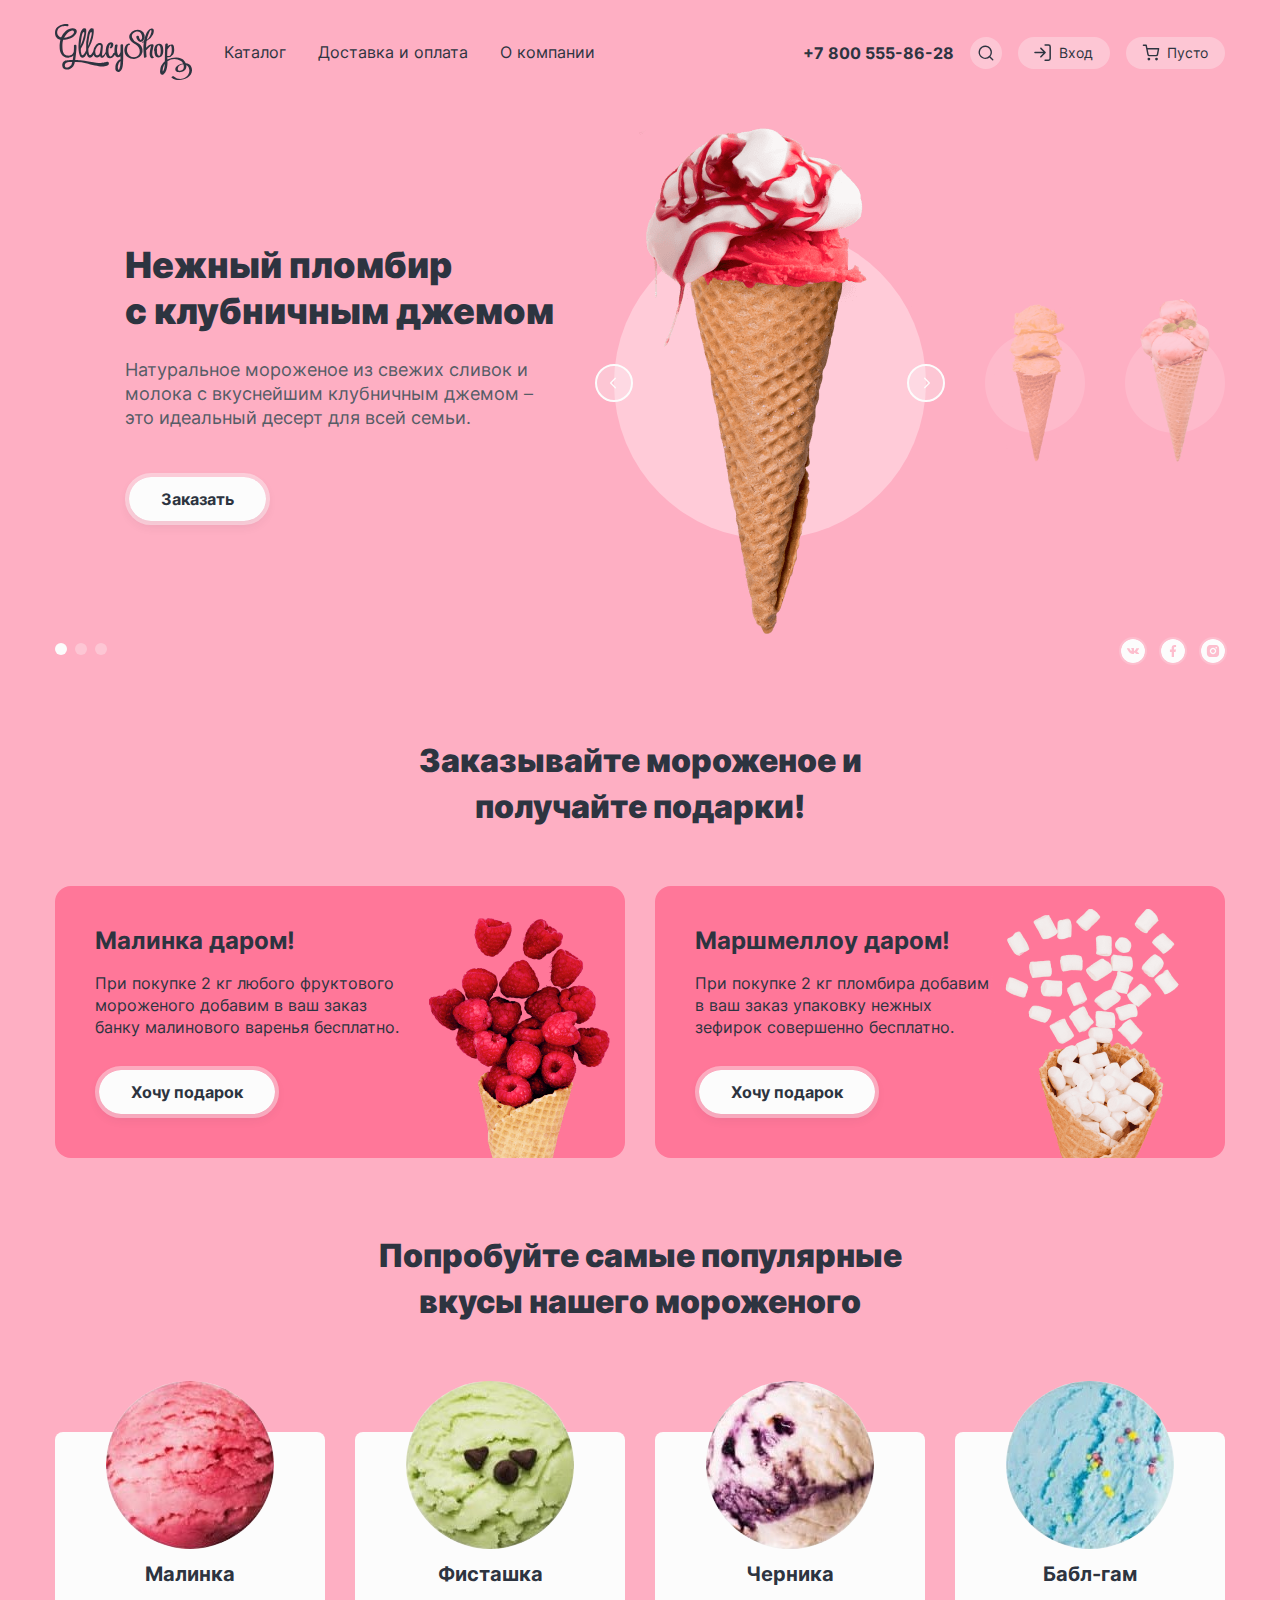
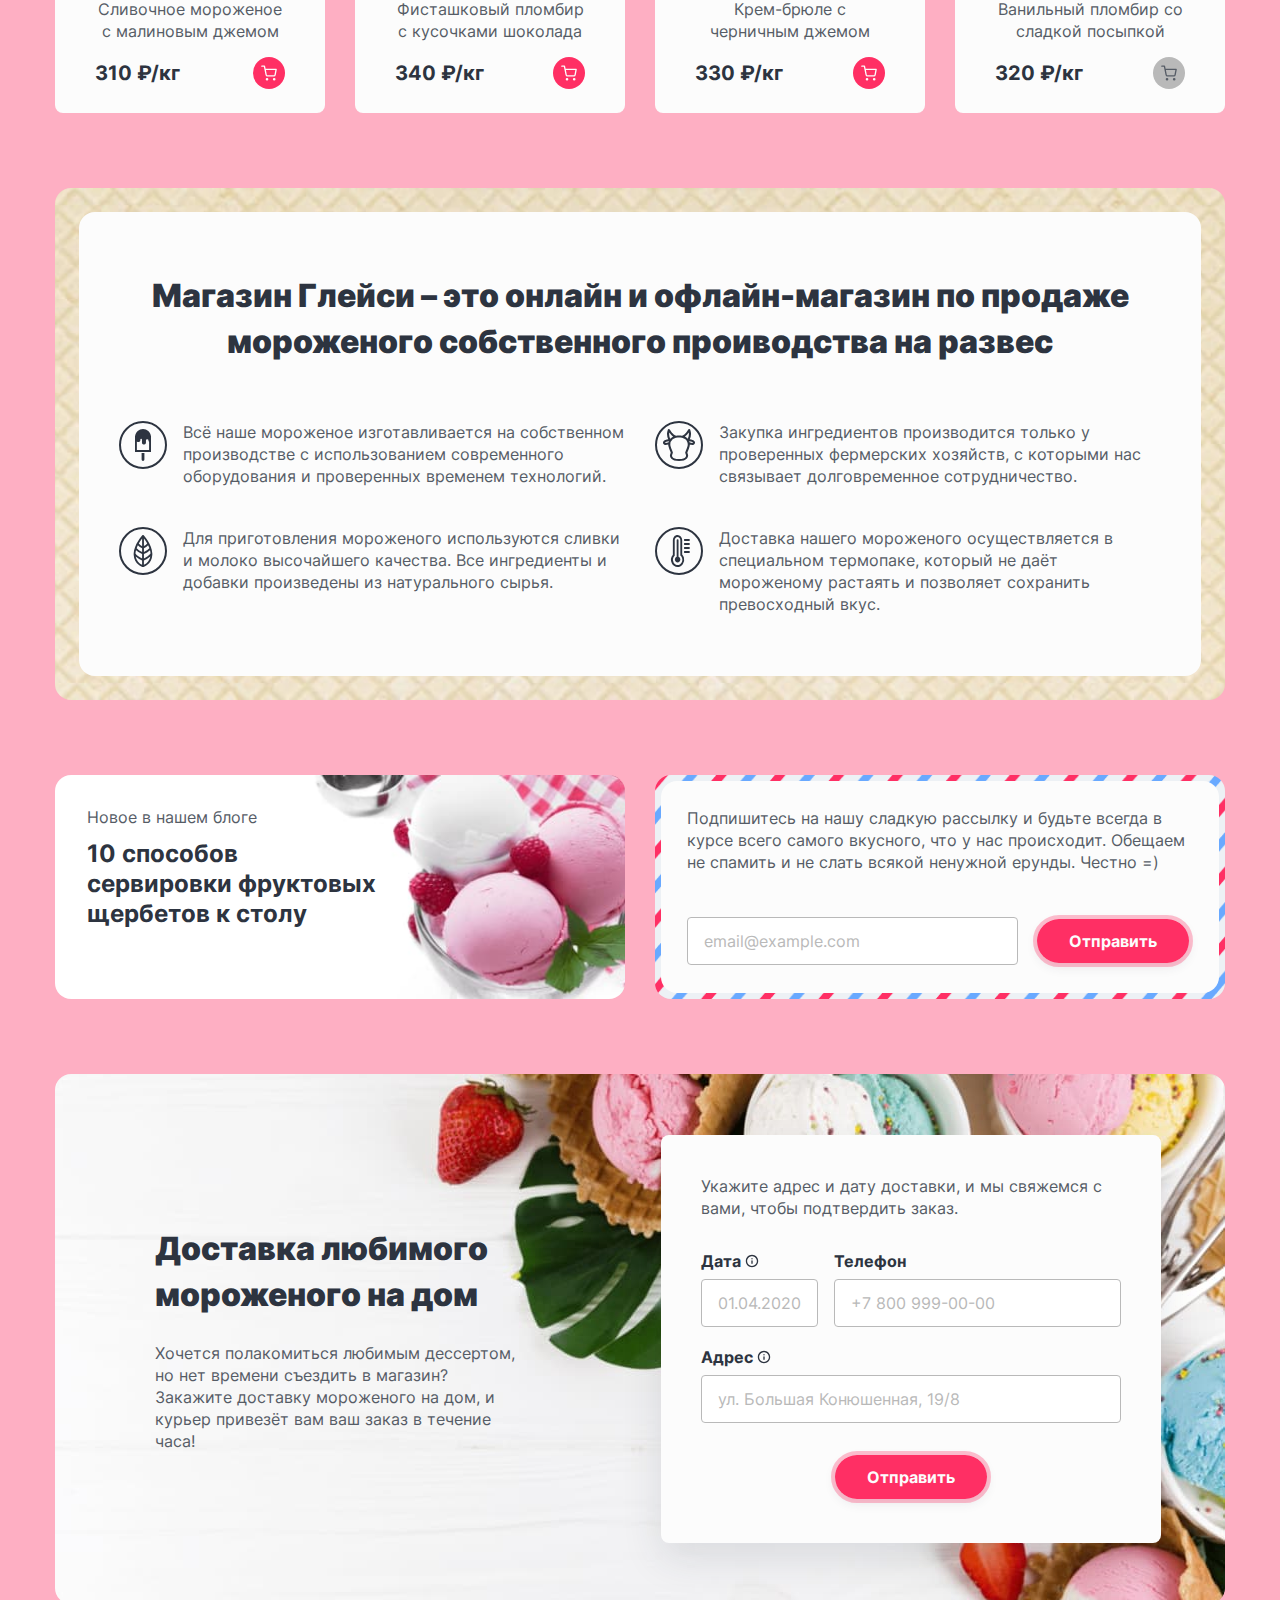
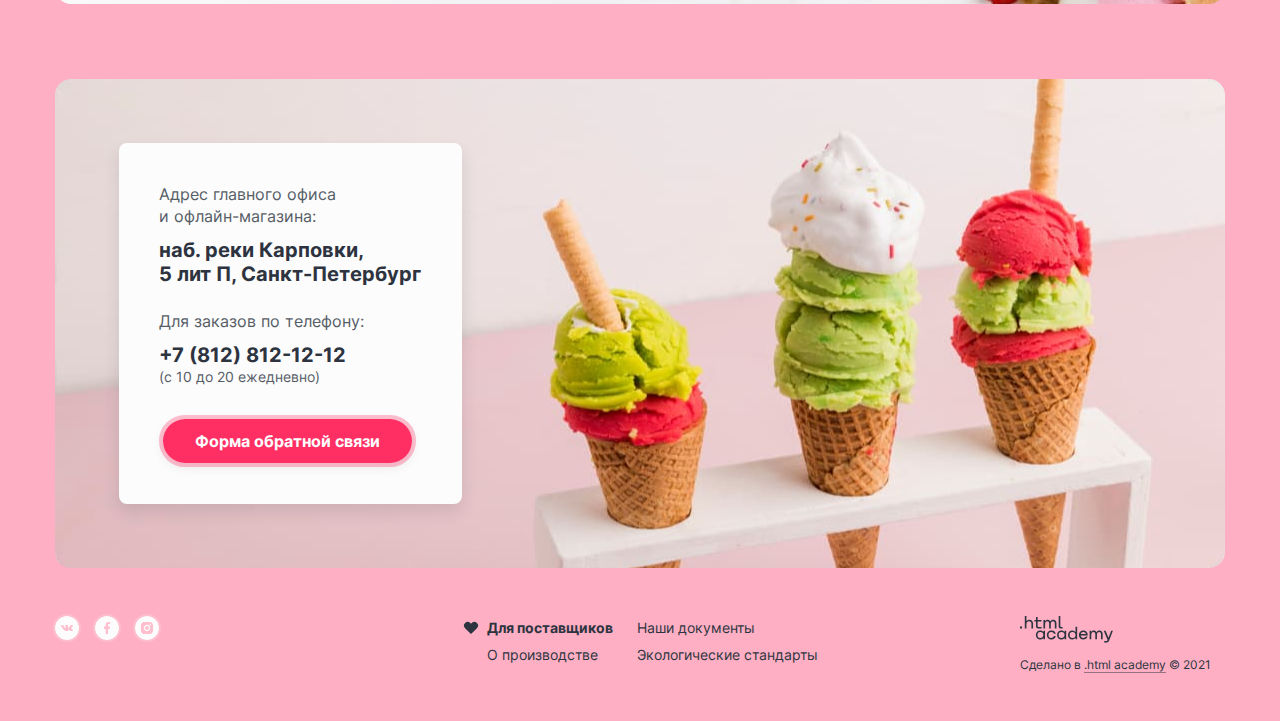
<file: index.html>
<!DOCTYPE html>
<html lang="ru">

<head>
  <meta charset="UTF-8">
  <meta name="viewport" content="width=device-width, initial-scale=1.0">
  <meta name="description"
    content="Магазин Глейси – онлайн и офлайн-магазин по продаже мороженого собственного проиводства на развес">
  <title>Gllacy Shop</title>

  <!-- favicon -->
  <link rel="icon" href="favicon.ico" sizes="any">
  <link rel="icon" href="images/favicon/favicon.svg" type="image/xml+svg">
  <link rel="apple-touch-icon" href="images/favicon/favicon180.png">
  <link rel="manifest" href="manifest.webmanifest">

  <!-- Chrome, Firefox OS and Opera -->
  <meta name="theme-color" content="#ff7799">
  <!-- Windows Phone -->
  <meta name="msapplication-navbutton-color" content="#ff7799">
  <!-- iOS Safari -->
  <meta name="apple-mobile-web-app-status-bar-style" content="#ff7799">

  <!-- styles and css libs -->
  <link rel="stylesheet" href="css/normalize.css">
  <link rel="stylesheet" href="css/styles.min.css">
</head>

<body>

  <header class="header">
    <h1 class="visually-hidden">Магазин Глейси</h1>
    <div class="container">
      <div class="header__inner">
        <a class="logo">
          <img width="137" height="56" src="images/logo.svg" alt="Логотип Gllacy Shop.">
        </a>
        <nav class="nav">
          <h2 class="visually-hidden">Навигация по сайту</h2>
          <ul class="nav__list">
            <li class="dropdown-container">
              <a class="nav-link" href="catalog.html" aria-haspopup="true">Каталог</a>
              <section class="dropdown">
                <h3 class="dropdown__title">Новинки</h3>
                <ul class="dropdown__list">
                  <li>
                    <a class="dropdown__link" href="catalog.html">Сливочное</a>
                  </li>
                  <li>
                    <a class="dropdown__link" href="#">Щербеты</a>
                  </li>
                  <li>
                    <a class="dropdown__link" href="#">Фруктовый лед</a>
                  </li>
                  <li>
                    <a class="dropdown__link" href="#">Мелорин</a>
                  </li>
                </ul>
              </section>
            </li>
            <li>
              <a class="nav-link" href="#">Доставка и оплата</a>
            </li>
            <li>
              <a class="nav-link" href="#">О компании</a>
            </li>
          </ul>
        </nav>
        <ul class="user-nav">
          <li class="user-nav__item">
            <a class="header__tel" href="tel:+78005558628" aria-label="Телефон магазина: +7 800 555-86-28">+7 800 555-86-28</a>
          </li>
          <li class="user-nav__item">
            <button class="open-search" type="button" aria-label="Открыть форму поиска"></button>
            <form class="search-popup" action="#" method="get">
              <p class="search-popup__input-wrapper">
                <label class="visually-hidden" for="search-popup-input">Введите текст для поиска</label>
                <input class="search-popup__input form-field" id="search-popup-input" type="search" name="search"
                  placeholder="Поиск по сайту" required>
                <button class="search-popup__reset-button" type="reset" aria-label="Очистить поле поиска."></button>
              </p>
              <button class="visually-hidden" type="submit" tabindex="-1">Искать</button>
            </form>
          </li>
          <li class="user-nav__item">
            <button class="user-nav__button user-nav__button-login nav-link" type="button">Вход</button>
            <section class="popup login-popup">
              <h2 class="popup__title small-title">
                Личный кабинет
              </h2>
              <form class="login-form" action="#" method="post">
                <p class="login-form__block">
                  <label class="visually-hidden" for="login-email-input">Введите свой email</label>
                  <input class="login-form__input form-field" id="login-email-input" type="email" name="login-email"
                    placeholder="email@example.com" required>
                </p>
                <p class="login-form__block login-form__password-block login-form__password-block--active">
                  <label class="visually-hidden" for="login-password-input">Введите свой пароль</label>
                  <input class="login-form__input form-field" id="login-password-input" type="password"
                    name="login-password" required>
                </p>
                <div class="login-form__row">
                  <button class="login-form__button button button--accent" type="submit">Войти</button>
                  <p class="login-form__links">
                    <a class="login-form__link" href="#">Забыли пароль?</a>
                    <a class="login-form__link" href="#">Регистрация</a>
                  </p>
                </div>
              </form>
            </section>
          </li>
          <li class="user-nav__item">
            <button class="user-nav__button cart-button cart-button--empty nav-link" type="button"
              aria-label="Открыть корзину: сейчас в корзине пусто.">Пусто</button>
            <section class="popup cart-popup cart-popup--empty">
              <h2 class="visually-hidden">
                Корзина
              </h2>
              <p class="cart-popup__empty-text small-title">Ваша корзина пока пуста</p>
            </section>
          </li>
        </ul>
      </div>
    </div>
  </header>
  <main class="main">
    <div class="container">
      <section class="slider page-section">
        <h2 class="visually-hidden">Примеры мороженого</h2>
        <ul class="slider__list">
          <li class="item-slider item-slider--strawberry item-slider--active">
            <div class="item-slider__info">
              <h3 class="item-slider__title title">Нежный пломбир <br> с клубничным джемом</h3>
              <p class="item-slider__text">Натуральное мороженое из свежих сливок и молока с вкуснейшим клубничным
                джемом – это идеальный десерт для всей семьи. </p>
              <button class="button button--white" type="button"
                aria-label="Добавить в корзину нежный пломбир с клубничным джемом.">Заказать</button>
            </div>
            <p class="item-slider__img-wrapper">
              <img width="306" height="507" src="images/slider/strawberry-ice-cream.png"
                alt="Рожок розового клубничного пломбира с клубничным топингом в вафельном стаканчике.">
            </p>
          </li>
          <li class="item-slider item-slider--banana">
            <div class="item-slider__info">
              <h3 class="item-slider__title title">Сливочное мороженое со вкусом банана</h3>
              <p class="item-slider__text">Сливочное мороженое с ярким банановым вкусом подарит вам свежесть и
                наслаждение даже в самый жаркий летний день.</p>
              <button class="button button--white" type="button"
                aria-label="Добавить в корзину сливочное мороженое со вкусом банана.">Заказать</button>
            </div>
            <p class="item-slider__img-wrapper">
              <img width="306" height="507" src="images/slider/banana-ice-cream.png"
                alt="Три шарика желтого бананового мороженого в вафельном рожке.">
            </p>
          </li>
          <li class="item-slider item-slider--marshmallow">
            <div class="item-slider__info">
              <h3 class="item-slider__title title">Карамельный пломбир <br> с маршмеллоу</h3>
              <p class="item-slider__text">Необычный сладкий десерт с карамельным топпингом и кусочками зефира завоюет
                сердца сладкоежек всех возрастов.</p>
              <button class="button button--white" type="button"
                aria-label="Добавить в корзину карамельный пломбир с маршмеллоу.">Заказать</button>
            </div>
            <p class="item-slider__img-wrapper">
              <img width="306" height="507" src="images/slider/marshmallow-ice-cream.png"
                alt="Четыре шарика карамельного пломбира с маршмеллоу, посыпанные кружочками белого шоколада в вафельном рожке с двумя листочками мяты.">
            </p>
          </li>
        </ul>
        <button class="slider__arrow slider__arrow-prev" type="button" aria-label="Предыдущий слайд."></button>
        <button class="slider__arrow slider__arrow-next" type="button" aria-label="Следующий слайд."></button>
        <div class="slider__bottom-row">
          <ul class="slider__dots" aria-label="Кнопки переключения слайдов.">
            <li class="slider__dots-item">
              <button class="slider__dots-button slider__dots-button--active" type="button"
                aria-label="Показать первый слайд."></button>
            </li>
            <li class="slider__dots-item">
              <button class="slider__dots-button" type="button" aria-label="Показать второй слайд."></button>
            </li>
            <li class="slider__dots-item">
              <button class="slider__dots-button" type="button" aria-label="Показать третий слайд."></button>
            </li>
          </ul>
          <ul class="header__socials socials" aria-label="Ссылки на социальные сети.">
            <li class="socials__item">
              <a class="socials__link socials__link--vkontakte" href="#" aria-label="Вконтакте."></a>
            </li>
            <li class="socials__item">
              <a class="socials__link socials__link--facebook" href="#" aria-label="Фейсбук."></a>
            </li>
            <li class="socials__item">
              <a class="socials__link socials__link--instagram" href="#" aria-label="Инстаграм."></a>
            </li>
          </ul>
        </div>
      </section>
      <section class="presents page-section">
        <h2 class="visually-hidden">Подарки</h2>
        <p class="presents__like-title title">Заказывайте мороженое и получайте подарки!</p>
        <ul class="presents__list">
          <li class="item-presents item-presents--raspberry">
            <h3 class="item-presents__title small-title">Малинка даром!</h3>
            <p class="item-presents__text">При покупке 2 кг любого фруктового мороженого добавим в ваш заказ банку
              малинового варенья бесплатно.</p>
            <a class="item-presents__button button button--white" href="#" aria-label="Перейти в каталог товаров">Хочу подарок</a>
          </li>
          <li class="item-presents item-presents--marshmallow">
            <h3 class="item-presents__title small-title">Маршмеллоу даром!</h3>
            <p class="item-presents__text">При покупке 2 кг пломбира добавим в ваш заказ упаковку нежных зефирок
              совершенно бесплатно.</p>
            <a class="item-presents__button button button--white" href="#" aria-label="Перейти в каталог товаров">Хочу подарок</a>
          </li>
        </ul>
      </section>
      <section class="popular page-section">
        <h2 class="visually-hidden">Популярные вкусы мороженого</h2>
        <p class="popular__like-title title">Попробуйте самые популярные вкусы нашего мороженого</p>
        <ul class="popular__list">
          <li class="product">
            <p class="product__img-wrapper">
              <img class="product__img" width="168" height="168" src="images/catalog/raspberry.jpg"
                alt="Розовый шарик мороженого со вкусом малины.">
            </p>
            <div class="product__info">
              <h3 class="product__title">Малинка</h3>
              <p class="product__text">Сливочное мороженое с малиновым джемом</p>
              <div class="product__info-row">
                <b class="product__price">310 ₽/кг</b>
                <button class="product__button" type="button" aria-label="Добавить в корзину малиновое мороженое.">
                  <svg class="product__button-icon" aria-hidden="true" focusable="false"
                    xmlns="http://www.w3.org/2000/svg" width="17" height="16" fill="none" viewBox="0 0 17 16">
                    <path fill="#fcfcfc" fill-rule="evenodd"
                      d="M1.313.49a.667.667 0 0 0 0 1.333h2.06l.54 2.696a.662.662 0 0 0 .011.056l1.09 5.44a1.97 1.97 0 0 0 1.962 1.586h6.325a1.97 1.97 0 0 0 1.963-1.586l.001-.005 1.043-5.47a.667.667 0 0 0-.655-.791H5.12l-.545-2.724A.667.667 0 0 0 3.92.49H1.313ZM6.32 9.754l-.935-4.672h9.462l-.892 4.675a.637.637 0 0 1-.636.51H6.958a.637.637 0 0 1-.637-.512v-.001Zm-1.11 4.44a1.318 1.318 0 1 1 2.636 0 1.318 1.318 0 0 1-2.637 0Zm7.17 0a1.318 1.318 0 1 1 2.636 0 1.318 1.318 0 0 1-2.637 0Z"
                      clip-rule="evenodd" />
                  </svg>
                </button>
              </div>
            </div>
          </li>
          <li class="product">
            <p class="product__img-wrapper">
              <img class="product__img" width="168" height="168" src="images/catalog/pistachio.jpg"
                alt="Зеленый шарик фисташкового пломбира с кусочками шоколада.">
            </p>
            <div class="product__info">
              <h3 class="product__title">Фисташка</h3>
              <p class="product__text">Фисташковый пломбир с кусочками шоколада</p>
              <div class="product__info-row">
                <b class="product__price">340 ₽/кг</b>
                <button class="product__button" type="button" aria-label="Добавить в корзину фисташковый пломбир.">
                  <svg class="product__button-icon" aria-hidden="true" focusable="false"
                    xmlns="http://www.w3.org/2000/svg" width="17" height="16" fill="none" viewBox="0 0 17 16">
                    <path fill="#fcfcfc" fill-rule="evenodd"
                      d="M1.313.49a.667.667 0 0 0 0 1.333h2.06l.54 2.696a.662.662 0 0 0 .011.056l1.09 5.44a1.97 1.97 0 0 0 1.962 1.586h6.325a1.97 1.97 0 0 0 1.963-1.586l.001-.005 1.043-5.47a.667.667 0 0 0-.655-.791H5.12l-.545-2.724A.667.667 0 0 0 3.92.49H1.313ZM6.32 9.754l-.935-4.672h9.462l-.892 4.675a.637.637 0 0 1-.636.51H6.958a.637.637 0 0 1-.637-.512v-.001Zm-1.11 4.44a1.318 1.318 0 1 1 2.636 0 1.318 1.318 0 0 1-2.637 0Zm7.17 0a1.318 1.318 0 1 1 2.636 0 1.318 1.318 0 0 1-2.637 0Z"
                      clip-rule="evenodd" />
                  </svg>
                </button>
              </div>
            </div>
          </li>
          <li class="product">
            <p class="product__img-wrapper">
              <img class="product__img" width="168" height="168" src="images/catalog/blueberry.jpg"
                alt="Шарик мороженого с черничным джемом.">
            </p>
            <div class="product__info">
              <h3 class="product__title">Черника</h3>
              <p class="product__text">Крем-брюле с черничным джемом</p>
              <div class="product__info-row">
                <b class="product__price">330 ₽/кг</b>
                <button class="product__button" type="button" aria-label="Добавить в корзину черничное мороженое.">
                  <svg class="product__button-icon" aria-hidden="true" focusable="false"
                    xmlns="http://www.w3.org/2000/svg" width="17" height="16" fill="none" viewBox="0 0 17 16">
                    <path fill="#fcfcfc" fill-rule="evenodd"
                      d="M1.313.49a.667.667 0 0 0 0 1.333h2.06l.54 2.696a.662.662 0 0 0 .011.056l1.09 5.44a1.97 1.97 0 0 0 1.962 1.586h6.325a1.97 1.97 0 0 0 1.963-1.586l.001-.005 1.043-5.47a.667.667 0 0 0-.655-.791H5.12l-.545-2.724A.667.667 0 0 0 3.92.49H1.313ZM6.32 9.754l-.935-4.672h9.462l-.892 4.675a.637.637 0 0 1-.636.51H6.958a.637.637 0 0 1-.637-.512v-.001Zm-1.11 4.44a1.318 1.318 0 1 1 2.636 0 1.318 1.318 0 0 1-2.637 0Zm7.17 0a1.318 1.318 0 1 1 2.636 0 1.318 1.318 0 0 1-2.637 0Z"
                      clip-rule="evenodd" />
                  </svg>
                </button>
              </div>
            </div>
          </li>
          <li class="product">
            <p class="product__img-wrapper">
              <img class="product__img" width="168" height="168" src="images/catalog/bubble-gum.jpg"
                alt="Светло-синий шарик мороженого со вкусом бабл-гам с разноцветной кондитерской посыпкой.">
            </p>
            <div class="product__info">
              <h3 class="product__title">Бабл-гам</h3>
              <p class="product__text">Ванильный пломбир со сладкой посыпкой</p>
              <div class="product__info-row">
                <b class="product__price">320 ₽/кг</b>
                <button class="product__button" type="button" aria-label="Добавить в корзину ванильный пломбир."
                  disabled>
                  <svg class="product__button-icon" aria-hidden="true" focusable="false"
                    xmlns="http://www.w3.org/2000/svg" width="17" height="16" fill="none" viewBox="0 0 17 16">
                    <path fill="#fcfcfc" fill-rule="evenodd"
                      d="M1.313.49a.667.667 0 0 0 0 1.333h2.06l.54 2.696a.662.662 0 0 0 .011.056l1.09 5.44a1.97 1.97 0 0 0 1.962 1.586h6.325a1.97 1.97 0 0 0 1.963-1.586l.001-.005 1.043-5.47a.667.667 0 0 0-.655-.791H5.12l-.545-2.724A.667.667 0 0 0 3.92.49H1.313ZM6.32 9.754l-.935-4.672h9.462l-.892 4.675a.637.637 0 0 1-.636.51H6.958a.637.637 0 0 1-.637-.512v-.001Zm-1.11 4.44a1.318 1.318 0 1 1 2.636 0 1.318 1.318 0 0 1-2.637 0Zm7.17 0a1.318 1.318 0 1 1 2.636 0 1.318 1.318 0 0 1-2.637 0Z"
                      clip-rule="evenodd" />
                  </svg>
                </button>
              </div>
            </div>
          </li>
        </ul>
      </section>
      <section class="about page-section">
        <h2 class="visually-hidden">О магазине</h2>
        <div class="about__inner">
          <p class="about__like-title title">Магазин Глейси – это онлайн и офлайн-магазин по продаже мороженого
            собственного проиводства на развес</p>
          <ul class="about__list">
            <li class="about__item about__item--production">Всё наше мороженое изготавливается на собственном
              производстве с использованием современного оборудования и проверенных временем технологий.</li>
            <li class="about__item about__item--ingredients">Закупка ингредиентов производится только у проверенных
              фермерских хозяйств, с которыми нас связывает долговременное сотрудничество.</li>
            <li class="about__item about__item--quality">Для приготовления мороженого используются сливки и молоко
              высочайшего качества. Все ингредиенты и добавки произведены из натурального сырья.</li>
            <li class="about__item about__item--temperature">Доставка нашего мороженого осуществляется в специальном
              термопаке, который не даёт мороженому растаять и позволяет сохранить превосходный вкус.</li>
          </ul>
        </div>
      </section>
      <section class="subscribe page-section">
        <h2 class="visually-hidden">Подписка на рассылку</h2>
        <article class="subscribe__blog">
          <p class="subscribe__blog-notification">Новое в нашем блоге</p>
          <h3 class="subscribe__blog-title small-title">
            <a class="subscribe__blog-link" href="#">10 способов сервировки фруктовых щербетов к столу</a>
          </h3>
        </article>
        <form class="subscribe__form" action="#" method="post">
          <div class="subscribe__form-inner">
            <p class="subscribe__form-text">Подпишитесь на нашу сладкую рассылку и будьте всегда в курсе всего самого
              вкусного, что у нас происходит. Обещаем не спамить и не слать всякой ненужной ерунды. Честно =)</p>
            <p class="subscribe__form-row">
              <label class="visually-hidden" for="subscribe-email-input">Введите ваш email</label>
              <input class="subscribe__input form-field" id="subscribe-email-input" type="email" name="subscribe-email"
                placeholder="email@example.com" required>
              <button class="subscribe__button button button--accent" type="submit">Отправить</button>
            </p>
          </div>
        </form>
      </section>
      <section class="delivery page-section">
        <div class="delivery__info">
          <h2 class="delivery__title title">Доставка любимого мороженого на дом</h2>
          <p class="delivery__text">Хочется полакомиться любимым дессертом, но нет времени съездить в магазин? Закажите
            доставку мороженого на дом, и курьер привезёт вам ваш заказ в течение часа!</p>
        </div>
        <form class="form-delivery" action="#" method="post">
          <p class="form-delivery__text">Укажите адрес и дату доставки, и мы свяжемся с вами, чтобы подтвердить заказ.
          </p>
          <div class="form-delivery__inner">
            <p class="form-delivery__block">
              <label class="form-delivery__label" for="delivery-date-input">Дата <span class="form-delivery__info"
                  aria-label="Укажите желаемую дату" tabindex="0"></span></label>
              <input class="form-field" id="delivery-date-input" type="text" name="delivery-date"
                placeholder="01.04.2020">
            </p>
            <p class="form-delivery__block">
              <label class="form-delivery__label" for="delivery-tel-input">Телефон</label>
              <input class="form-field" id="delivery-tel-input" type="tel" name="delivery-tel"
                placeholder="+7 800 999-00-00" required>
            </p>
            <p class="form-delivery__block form-delivery__block--big">
              <label class="form-delivery__label" for="delivery-address-input">Адрес <span class="form-delivery__info"
                  aria-label="Введите название улицы, дома и квартиры" tabindex="0"></span></label>
              <input class="form-field" id="delivery-address-input" type="text" name="delivery-address"
                placeholder="ул. Большая Конюшенная, 19/8">
            </p>
            <button class="form-delivery__button button button--accent" type="submit">Отправить</button>
          </div>
        </form>
      </section>
      <section class="contacts">
        <h2 class="visually-hidden">Наши контакты</h2>
        <address class="address">
          <ul class="address__list">
            <li class="address__list-item">
              <p class="address__text">Адрес главного офиса <br> и офлайн-магазина:</p>
              <b class="address__accent-text">наб. реки Карповки, <br> 5 лит П, Санкт-Петербург</b>
            </li>
            <li class="address__list-item">
              <p class="address__text">Для заказов по телефону:</p>
              <a class="address__tel address__accent-text" href="tel:+78128121212"
                aria-label="Телефон для заказов: +7 (812) 812-12-12">+7 (812) 812-12-12</a>
              <p class="address__sub-text">(с 10 до 20 ежедневно)</p>
            </li>
          </ul>
          <button class="address__button button button--accent open-modal" type="button">Форма обратной связи</button>
        </address>
      </section>
    </div>
  </main>
  <footer class="footer">
    <div class="container">
      <div class="footer__inner">
        <ul class="footer__socials socials" aria-label="Ссылки на социальные сети.">
          <li class="socials__item">
            <a class="socials__link socials__link--vkontakte" href="#" aria-label="Вконтакте."></a>
          </li>
          <li class="socials__item">
            <a class="socials__link socials__link--facebook" href="#" aria-label="Фейсбук."></a>
          </li>
          <li class="socials__item">
            <a class="socials__link socials__link--instagram" href="#" aria-label="Инстаграм."></a>
          </li>
        </ul>
        <div class="footer__info-wrapper">
          <ul class="footer__info">
            <li>
              <a class="footer__info-link footer__info-link--accent" href="#">Для поставщиков</a>
            </li>
            <li>
              <a class="footer__info-link" href="#">Наши документы</a>
            </li>
            <li>
              <a class="footer__info-link" href="#">О производстве</a>
            </li>
            <li>
              <a class="footer__info-link" href="#">Экологические стандарты</a>
            </li>
          </ul>
        </div>
        <div class="footer__author-wrapper">
          <div class="author">
            <a class="author__logo" href="#">
              <img width="93" height="27" src="images/html-academy-logo.svg" alt="Логотип HTML Академии.">
            </a>
            <p class="author__text">Сделано в <a href="#" class="author__text-link">.html academy</a> © 2021</p>
          </div>
        </div>
      </div>
    </div>
  </footer>

  <!-- modal -->
  <div class="overlay">
    <section class="modal">
      <h2 class="visually-hidden">Форма обратной связи</h2>
      <p class="modal__like-title small-title">Мы обязательно ответим вам!</p>
      <form class="form-modal" action="#" method="post">
        <label class="visually-hidden" for="contact-name-input">Введите свое имя и фамилию</label>
        <input class="form-modal__input form-field" id="contact-name-input" type="text" name="contact-name"
          placeholder="Имя и фамилия" required>
        <label class="visually-hidden" for="contact-email-input">Введите свой email</label>
        <input class="form-modal__input form-field" id="contact-email-input" type="email" name="contact-email"
          placeholder="email@example.com" required>
        <label class="visually-hidden" for="contact-message-textarea">Напишите свое сообщение</label>
        <textarea class="form-modal__textarea form-field" id="contact-message-textarea" name="contact-message" cols="30"
          rows="10" placeholder="В свободной форме" required></textarea>
        <button class="form-modal__button button button--accent" type="submit">Отправить</button>
      </form>
      <button class="modal__close-button" type="button" aria-label="Закрыть модальное окно."></button>
    </section>
  </div>
  <!-- scripts and js libs -->
  <script src="js/main.min.js"></script>
</body>

</html>
</file>
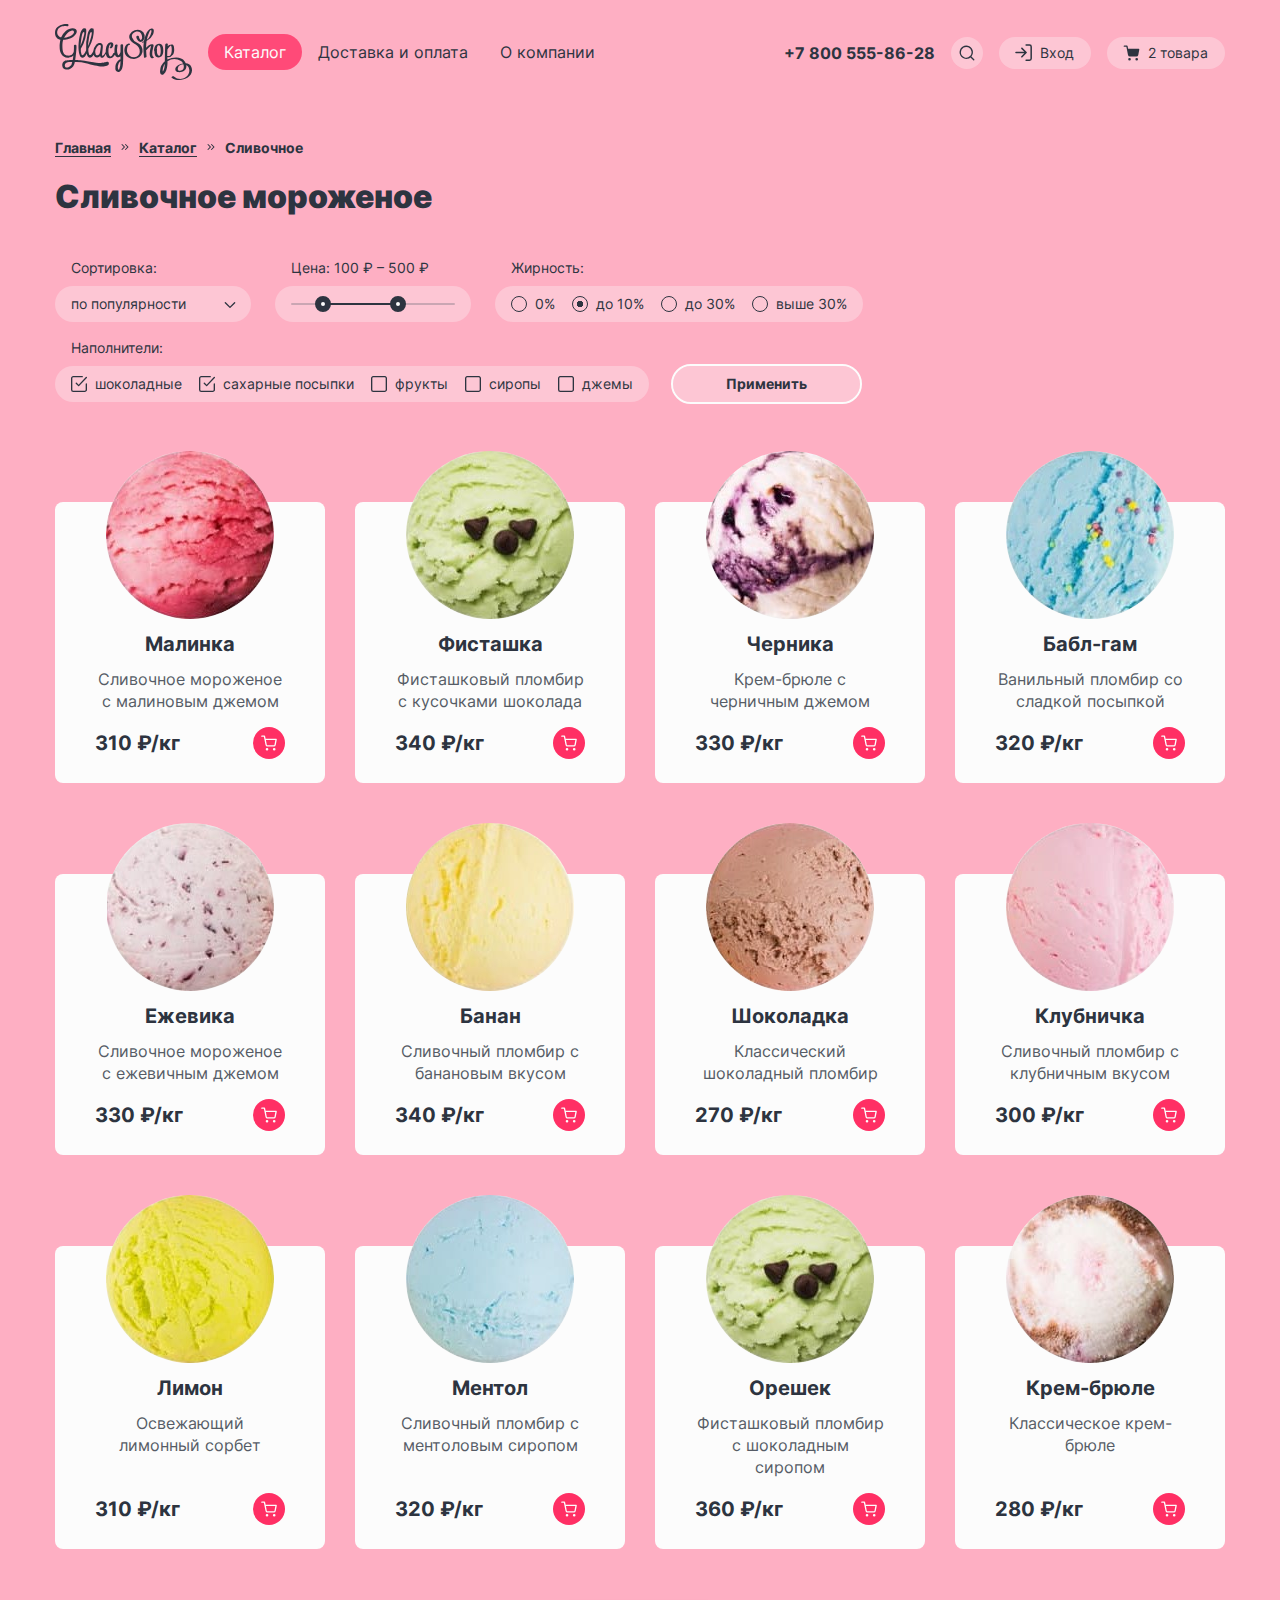
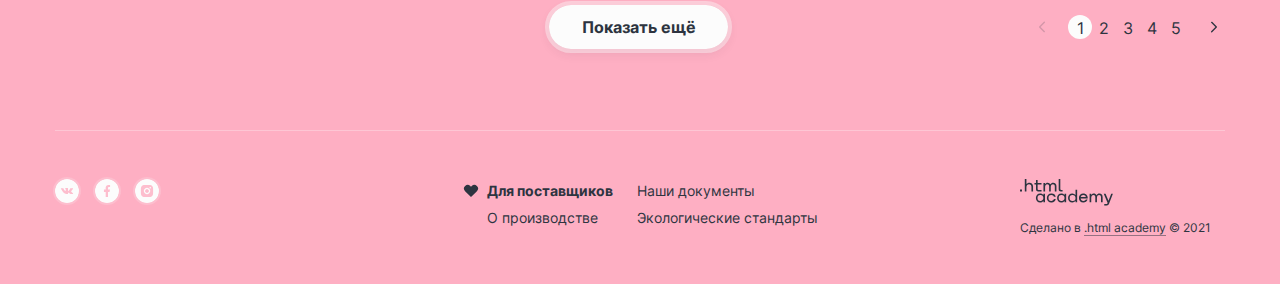
<file: catalog.html>
<!DOCTYPE html>
<html lang="ru">

<head>
  <meta charset="UTF-8">
  <meta name="viewport" content="width=device-width, initial-scale=1.0">
  <meta name="description"
    content="Магазин Глейси – онлайн и офлайн-магазин по продаже мороженого собственного проиводства на развес">
  <title>Gllacy Shop Catalog</title>

  <!-- favicon -->
  <link rel="icon" href="favicon.ico" sizes="any">
  <link rel="icon" href="images/favicon/favicon.svg" type="image/xml+svg">
  <link rel="apple-touch-icon" href="images/favicon/favicon180.png">
  <link rel="manifest" href="manifest.webmanifest">

  <!-- Chrome, Firefox OS and Opera -->
  <meta name="theme-color" content="#ff7799">
  <!-- Windows Phone -->
  <meta name="msapplication-navbutton-color" content="#ff7799">
  <!-- iOS Safari -->
  <meta name="apple-mobile-web-app-status-bar-style" content="#ff7799">

  <!-- styles and css libs -->
  <link rel="stylesheet" href="css/normalize.css">
  <link rel="stylesheet" href="css/styles.min.css">
</head>

<body>

  <header class="header page-header">
    <h1 class="visually-hidden">Магазин Глейси</h1>
    <div class="container">
      <div class="header__inner">
        <a class="logo" href="index.html">
          <img width="137" height="56" src="images/logo.svg" alt="Логотип Gllacy Shop.">
        </a>
        <nav class="nav">
          <h2 class="visually-hidden">Навигация по сайту</h2>
          <ul class="nav__list">
            <li class="dropdown-container">
              <a class="nav-link nav-link--active" href="#" aria-haspopup="true">Каталог</a>
              <section class="dropdown">
                <h3 class="dropdown__title">Новинки</h3>
                <ul class="dropdown__list">
                  <li>
                    <a class="dropdown__link dropdown__link--active" href="#">Сливочное</a>
                  </li>
                  <li>
                    <a class="dropdown__link" href="#">Щербеты</a>
                  </li>
                  <li>
                    <a class="dropdown__link" href="#">Фруктовый лед</a>
                  </li>
                  <li>
                    <a class="dropdown__link" href="#">Мелорин</a>
                  </li>
                </ul>
              </section>
            </li>
            <li>
              <a class="nav-link" href="#">Доставка и оплата</a>
            </li>
            <li>
              <a class="nav-link" href="#">О компании</a>
            </li>
          </ul>
        </nav>
        <ul class="user-nav">
          <li class="user-nav__item">
            <a class="header__tel" href="tel:+78005558628" aria-label="Телефон магазина: +7 800 555-86-28">+7 800 555-86-28</a>
          </li>
          <li class="user-nav__item">
            <button class="open-search" type="button" aria-label="Открыть форму поиска"></button>
            <form class="search-popup" action="#" method="get">
              <p class="search-popup__input-wrapper">
                <label class="visually-hidden" for="search-popup-input">Введите текст для поиска</label>
                <input class="search-popup__input form-field" id="search-popup-input" type="search" name="search"
                  placeholder="Поиск по сайту" required>
                <button class="search-popup__reset-button" type="reset" aria-label="Очистить поле поиска."></button>
              </p>
              <button class="visually-hidden" type="submit" tabindex="-1">Искать</button>
            </form>
          </li>
          <li class="user-nav__item">
            <button class="user-nav__button user-nav__button-login nav-link" type="button">Вход</button>
            <section class="popup login-popup">
              <h2 class="popup__title small-title">
                Личный кабинет
              </h2>
              <form class="login-form" action="#" method="post">
                <p class="login-form__block">
                  <label class="visually-hidden" for="login-email-input">Введите свой email</label>
                  <input class="login-form__input form-field" id="login-email-input" type="email" name="login-email"
                    placeholder="email@example.com" required>
                </p>
                <p class="login-form__block login-form__password-block login-form__password-block--active">
                  <label class="visually-hidden" for="login-password-input">Введите свой пароль</label>
                  <input class="login-form__input form-field" id="login-password-input" type="password"
                    name="login-password" required>
                </p>
                <div class="login-form__row">
                  <button class="login-form__button button button--accent" type="submit">Войти</button>
                  <p class="login-form__links">
                    <a class="login-form__link" href="#">Забыли пароль?</a>
                    <a class="login-form__link" href="#">Регистрация</a>
                  </p>
                </div>
              </form>
            </section>
          </li>
          <li class="user-nav__item">
            <button class="user-nav__button cart-button cart-button--filled nav-link" type="button"
              aria-label="Открыть корзину: сейчас в корзине 2 товара.">2 товара</button>
            <section class="popup cart-popup">
              <h2 class="popup__title small-title">
                Корзина
              </h2>
              <ul class="cart-popup__list">
                <li class="cart-popup__item item-cart">
                  <a class="item-cart__link" href="#" aria-label="Мороженое малинка. 310 рублей за килограмм.">
                    <img class="item-cart__img" width="46" height="46" src="images/catalog/raspberry.jpg"
                      alt="Розовый шарик мороженого со вкусом малины.">
                    <div>
                      <h3 class="item-cart__title">Малинка</h3>
                      <span class="item-cart__details">1 кг х 310 ₽</span>
                    </div>
                  </a>
                  <b class="item-cart__price">310 ₽</b>
                  <button class="item-cart__delete" type="button"
                    aria-label="Удалить из корзины мороженое малинка."></button>
                </li>
                <li class="cart-popup__item item-cart">
                  <a class="item-cart__link" href="#" aria-label="Мороженое бабл-гам. 320 рублей за полтора килограмма.">
                    <img class="item-cart__img" width="46" height="46" src="images/catalog/bubble-gum.jpg"
                      alt="Светло-синий шарик мороженого со вкусом бабл-гам с разноцветной кондитерской посыпкой.">
                    <div>
                      <h3 class="item-cart__title">Бабл-гам</h3>
                      <span class="item-cart__details">1,5 кг х 320 ₽</span>
                    </div>
                  </a>
                  <b class="item-cart__price">480 ₽</b>
                  <button class="item-cart__delete" type="button"
                    aria-label="Удалить из корзины мороженое бабл-гам"></button>
                </li>
              </ul>
              <div class="cart-popup__row">
                <a class="cart-popup__button button button--accent" href="#">Оформить заказ</a>
                <strong class="cart-popup__final-price">Итого: 790 ₽</strong>
              </div>
            </section>
          </li>
        </ul>
      </div>
    </div>
  </header>
  <main class="main">
    <div class="container">
      <ul class="breadcrumbs">
        <li class="breadcrumbs__item">
          <a class="breadcrumbs__link" href="index.html">Главная</a>
        </li>
        <li class="breadcrumbs__item">
          <a class="breadcrumbs__link" href="#">Каталог</a>
        </li>
        <li class="breadcrumbs__item">
          <a class="breadcrumbs__link">Сливочное</a>
        </li>
      </ul>
      <h1 class="page-title title">Сливочное мороженое</h1>
      <section class="catalog">
        <h2 class="visually-hidden">Каталог товаров</h2>
        <form class="filter" action="#" method="get" aria-label="Фильтр товаров.">
          <fieldset class="filter__block">
            <legend class="filter__block-title filter__text">Сортировка:</legend>
            <p class="filter__select-wrapper">
              <label class="visually-hidden" for="catalog-select-field">Сортировать каталог товаров</label>
              <select class="filter__select filter__text rounded-bg" id="catalog-select-field" name="catalog-select">
                <option value="popular" selected>по популярности</option>
                <option value="expensive">сначала дорогие</option>
                <option value="cheap">сначала дешевые</option>
              </select>
            </p>
          </fieldset>
          <fieldset class="filter__block">
            <legend class="filter__block-title filter__text">Цена: 100 ₽ – 500 ₽</legend>
            <div class="range-slider rounded-bg">
              <div class="range-slider__scale">
                <div class="range-slider__bar" style="left: 32px; width: 75px;">
                  <div class="range-slider__toggle range-slider__toggle-min" tabindex="0"
                    aria-label="Левая ручка регулировки цены."></div>
                  <div class="range-slider__toggle range-slider__toggle-max" tabindex="0"
                    aria-label="Правая ручка регулировки цены."></div>
                </div>
              </div>
            </div>
          </fieldset>
          <fieldset class="filter__block">
            <legend class="filter__block-title filter__text">Жирность:</legend>
            <ul class="filter__controls-list rounded-bg">
              <li class="control">
                <input class="visually-hidden control__input" id="fat-0-radio" type="radio" name="fat-content"
                  value="0%">
                <label class="control__label control__label-radio filter__text" for="fat-0-radio">0%</label>
              </li>
              <li class="control">
                <input class="visually-hidden control__input" id="fat-10-radio" type="radio" name="fat-content"
                  value="less-10%" checked>
                <label class="control__label control__label-radio filter__text" for="fat-10-radio">до 10%</label>
              </li>
              <li class="control">
                <input class="visually-hidden control__input" id="fat-less-30-radio" type="radio" name="fat-content"
                  value="less-30%">
                <label class="control__label control__label-radio filter__text" for="fat-less-30-radio">до 30%</label>
              </li>
              <li class="control">
                <input class="visually-hidden control__input" id="fat-more-30-radio" type="radio" name="fat-content"
                  value="more-30%">
                <label class="control__label control__label-radio filter__text" for="fat-more-30-radio">выше 30%</label>
              </li>
            </ul>
          </fieldset>
          <fieldset class="filter__block">
            <legend class="filter__block-title filter__text">Наполнители:</legend>
            <ul class="filter__controls-list rounded-bg">
              <li class="control">
                <input class="visually-hidden control__input" id="chockolate-checkbox" type="checkbox" name="chockolate"
                  checked>
                <label class="control__label control__label-checkbox filter__text"
                  for="chockolate-checkbox">шоколадные</label>
              </li>
              <li class="control">
                <input class="visually-hidden control__input" id="sugar-sprinkles-checkbox" type="checkbox"
                  name="sugar-sprinkles" checked>
                <label class="control__label control__label-checkbox filter__text"
                  for="sugar-sprinkles-checkbox">сахарные
                  посыпки</label>
              </li>
              <li class="control">
                <input class="visually-hidden control__input" id="fruits-checkbox" type="checkbox" name="fruits">
                <label class="control__label control__label-checkbox filter__text" for="fruits-checkbox">фрукты</label>
              </li>
              <li class="control">
                <input class="visually-hidden control__input" id="syrups-checkbox" type="checkbox" name="syrups">
                <label class="control__label control__label-checkbox filter__text" for="syrups-checkbox">сиропы</label>
              </li>
              <li class="control">
                <input class="visually-hidden control__input" id="jams-checkbox" type="radio" name="jams">
                <label class="control__label control__label-checkbox filter__text" for="jams-checkbox">джемы</label>
              </li>
            </ul>
          </fieldset>
          <button class="filter__button" type="submit"
            aria-label="Показать список товаров с учетом фильтра.">Применить</button>
        </form>
        <ul class="catalog__list" aria-label="Список товаров.">
          <li class="product">
            <p class="product__img-wrapper">
              <img class="product__img" width="168" height="168" src="images/catalog/raspberry.jpg"
                alt="Розовый шарик мороженого со вкусом малины.">
            </p>
            <div class="product__info">
              <h3 class="product__title">Малинка</h3>
              <p class="product__text">Сливочное мороженое с малиновым джемом</p>
              <div class="product__info-row">
                <b class="product__price">310 ₽/кг</b>
                <button class="product__button" type="button" aria-label="Добавить в корзину малиновое мороженое по 310 рублей за килограмм.">
                  <svg class="product__button-icon" aria-hidden="true" focusable="false"
                    xmlns="http://www.w3.org/2000/svg" width="17" height="16" fill="none" viewBox="0 0 17 16">
                    <path fill="#fcfcfc" fill-rule="evenodd"
                      d="M1.313.49a.667.667 0 0 0 0 1.333h2.06l.54 2.696a.662.662 0 0 0 .011.056l1.09 5.44a1.97 1.97 0 0 0 1.962 1.586h6.325a1.97 1.97 0 0 0 1.963-1.586l.001-.005 1.043-5.47a.667.667 0 0 0-.655-.791H5.12l-.545-2.724A.667.667 0 0 0 3.92.49H1.313ZM6.32 9.754l-.935-4.672h9.462l-.892 4.675a.637.637 0 0 1-.636.51H6.958a.637.637 0 0 1-.637-.512v-.001Zm-1.11 4.44a1.318 1.318 0 1 1 2.636 0 1.318 1.318 0 0 1-2.637 0Zm7.17 0a1.318 1.318 0 1 1 2.636 0 1.318 1.318 0 0 1-2.637 0Z"
                      clip-rule="evenodd" />
                  </svg>
                </button>
              </div>
            </div>
          </li>
          <li class="product">
            <p class="product__img-wrapper">
              <img class="product__img" width="168" height="168" src="images/catalog/pistachio.jpg"
                alt="Зеленый шарик фисташкового пломбира с кусочками шоколада.">
            </p>
            <div class="product__info">
              <h3 class="product__title">Фисташка</h3>
              <p class="product__text">Фисташковый пломбир с кусочками шоколада</p>
              <div class="product__info-row">
                <b class="product__price">340 ₽/кг</b>
                <button class="product__button" type="button" aria-label="Добавить в корзину фисташковый пломбир по 340 рублей за килограмм.">
                  <svg class="product__button-icon" aria-hidden="true" focusable="false"
                    xmlns="http://www.w3.org/2000/svg" width="17" height="16" fill="none" viewBox="0 0 17 16">
                    <path fill="#fcfcfc" fill-rule="evenodd"
                      d="M1.313.49a.667.667 0 0 0 0 1.333h2.06l.54 2.696a.662.662 0 0 0 .011.056l1.09 5.44a1.97 1.97 0 0 0 1.962 1.586h6.325a1.97 1.97 0 0 0 1.963-1.586l.001-.005 1.043-5.47a.667.667 0 0 0-.655-.791H5.12l-.545-2.724A.667.667 0 0 0 3.92.49H1.313ZM6.32 9.754l-.935-4.672h9.462l-.892 4.675a.637.637 0 0 1-.636.51H6.958a.637.637 0 0 1-.637-.512v-.001Zm-1.11 4.44a1.318 1.318 0 1 1 2.636 0 1.318 1.318 0 0 1-2.637 0Zm7.17 0a1.318 1.318 0 1 1 2.636 0 1.318 1.318 0 0 1-2.637 0Z"
                      clip-rule="evenodd" />
                  </svg>
                </button>
              </div>
            </div>
          </li>
          <li class="product">
            <p class="product__img-wrapper">
              <img class="product__img" width="168" height="168" src="images/catalog/blueberry.jpg"
                alt="Шарик мороженого с черничным джемом.">
            </p>
            <div class="product__info">
              <h3 class="product__title">Черника</h3>
              <p class="product__text">Крем-брюле с черничным джемом</p>
              <div class="product__info-row">
                <b class="product__price">330 ₽/кг</b>
                <button class="product__button" type="button" aria-label="Добавить в корзину черничное мороженое по 330 рублей за килограмм.">
                  <svg class="product__button-icon" aria-hidden="true" focusable="false"
                    xmlns="http://www.w3.org/2000/svg" width="17" height="16" fill="none" viewBox="0 0 17 16">
                    <path fill="#fcfcfc" fill-rule="evenodd"
                      d="M1.313.49a.667.667 0 0 0 0 1.333h2.06l.54 2.696a.662.662 0 0 0 .011.056l1.09 5.44a1.97 1.97 0 0 0 1.962 1.586h6.325a1.97 1.97 0 0 0 1.963-1.586l.001-.005 1.043-5.47a.667.667 0 0 0-.655-.791H5.12l-.545-2.724A.667.667 0 0 0 3.92.49H1.313ZM6.32 9.754l-.935-4.672h9.462l-.892 4.675a.637.637 0 0 1-.636.51H6.958a.637.637 0 0 1-.637-.512v-.001Zm-1.11 4.44a1.318 1.318 0 1 1 2.636 0 1.318 1.318 0 0 1-2.637 0Zm7.17 0a1.318 1.318 0 1 1 2.636 0 1.318 1.318 0 0 1-2.637 0Z"
                      clip-rule="evenodd" />
                  </svg>
                </button>
              </div>
            </div>
          </li>
          <li class="product">
            <p class="product__img-wrapper">
              <img class="product__img" width="168" height="168" src="images/catalog/bubble-gum.jpg"
                alt="Светло-синий шарик мороженого со вкусом бабл-гам с разноцветной кондитерской посыпкой.">
            </p>
            <div class="product__info">
              <h3 class="product__title">Бабл-гам</h3>
              <p class="product__text">Ванильный пломбир со сладкой посыпкой</p>
              <div class="product__info-row">
                <b class="product__price">320 ₽/кг</b>
                <button class="product__button" type="button" aria-label="Добавить в корзину ванильный пломбир по 320 рублей за килограмм.">
                  <svg class="product__button-icon" aria-hidden="true" focusable="false"
                    xmlns="http://www.w3.org/2000/svg" width="17" height="16" fill="none" viewBox="0 0 17 16">
                    <path fill="#fcfcfc" fill-rule="evenodd"
                      d="M1.313.49a.667.667 0 0 0 0 1.333h2.06l.54 2.696a.662.662 0 0 0 .011.056l1.09 5.44a1.97 1.97 0 0 0 1.962 1.586h6.325a1.97 1.97 0 0 0 1.963-1.586l.001-.005 1.043-5.47a.667.667 0 0 0-.655-.791H5.12l-.545-2.724A.667.667 0 0 0 3.92.49H1.313ZM6.32 9.754l-.935-4.672h9.462l-.892 4.675a.637.637 0 0 1-.636.51H6.958a.637.637 0 0 1-.637-.512v-.001Zm-1.11 4.44a1.318 1.318 0 1 1 2.636 0 1.318 1.318 0 0 1-2.637 0Zm7.17 0a1.318 1.318 0 1 1 2.636 0 1.318 1.318 0 0 1-2.637 0Z"
                      clip-rule="evenodd" />
                  </svg>
                </button>
              </div>
            </div>
          </li>
          <li class="product">
            <p class="product__img-wrapper">
              <img class="product__img" width="168" height="168" src="images/catalog/blackberry.jpg"
                alt="Шарик мороженого с ежевичным джемом.">
            </p>
            <div class="product__info">
              <h3 class="product__title">Ежевика</h3>
              <p class="product__text">Сливочное мороженое с ежевичным джемом</p>
              <div class="product__info-row">
                <b class="product__price">330 ₽/кг</b>
                <button class="product__button" type="button" aria-label="Добавить в корзину ежевичное мороженое по 330 рублей за килограмм.">
                  <svg class="product__button-icon" aria-hidden="true" focusable="false"
                    xmlns="http://www.w3.org/2000/svg" width="17" height="16" fill="none" viewBox="0 0 17 16">
                    <path fill="#fcfcfc" fill-rule="evenodd"
                      d="M1.313.49a.667.667 0 0 0 0 1.333h2.06l.54 2.696a.662.662 0 0 0 .011.056l1.09 5.44a1.97 1.97 0 0 0 1.962 1.586h6.325a1.97 1.97 0 0 0 1.963-1.586l.001-.005 1.043-5.47a.667.667 0 0 0-.655-.791H5.12l-.545-2.724A.667.667 0 0 0 3.92.49H1.313ZM6.32 9.754l-.935-4.672h9.462l-.892 4.675a.637.637 0 0 1-.636.51H6.958a.637.637 0 0 1-.637-.512v-.001Zm-1.11 4.44a1.318 1.318 0 1 1 2.636 0 1.318 1.318 0 0 1-2.637 0Zm7.17 0a1.318 1.318 0 1 1 2.636 0 1.318 1.318 0 0 1-2.637 0Z"
                      clip-rule="evenodd" />
                  </svg>
                </button>
              </div>
            </div>
          </li>
          <li class="product">
            <p class="product__img-wrapper">
              <img class="product__img" width="168" height="168" src="images/catalog/banana.jpg"
                alt="Желтый шарик бананового пломбира.">
            </p>
            <div class="product__info">
              <h3 class="product__title">Банан</h3>
              <p class="product__text">Сливочный пломбир с банановым вкусом</p>
              <div class="product__info-row">
                <b class="product__price">340 ₽/кг</b>
                <button class="product__button" type="button" aria-label="Добавить в корзину банановый пломбир по 340 рублей за килограмм.">
                  <svg class="product__button-icon" aria-hidden="true" focusable="false"
                    xmlns="http://www.w3.org/2000/svg" width="17" height="16" fill="none" viewBox="0 0 17 16">
                    <path fill="#fcfcfc" fill-rule="evenodd"
                      d="M1.313.49a.667.667 0 0 0 0 1.333h2.06l.54 2.696a.662.662 0 0 0 .011.056l1.09 5.44a1.97 1.97 0 0 0 1.962 1.586h6.325a1.97 1.97 0 0 0 1.963-1.586l.001-.005 1.043-5.47a.667.667 0 0 0-.655-.791H5.12l-.545-2.724A.667.667 0 0 0 3.92.49H1.313ZM6.32 9.754l-.935-4.672h9.462l-.892 4.675a.637.637 0 0 1-.636.51H6.958a.637.637 0 0 1-.637-.512v-.001Zm-1.11 4.44a1.318 1.318 0 1 1 2.636 0 1.318 1.318 0 0 1-2.637 0Zm7.17 0a1.318 1.318 0 1 1 2.636 0 1.318 1.318 0 0 1-2.637 0Z"
                      clip-rule="evenodd" />
                  </svg>
                </button>
              </div>
            </div>
          </li>
          <li class="product">
            <p class="product__img-wrapper">
              <img class="product__img" width="168" height="168" src="images/catalog/chocolate.jpg"
                alt="Мороженого цвета молочного шоколада.">
            </p>
            <div class="product__info">
              <h3 class="product__title">Шоколадка</h3>
              <p class="product__text">Классический шоколадный пломбир</p>
              <div class="product__info-row">
                <b class="product__price">270 ₽/кг</b>
                <button class="product__button" type="button" aria-label="Добавить в корзину шоколадное мороженое по 270 рублей за килограмм.">
                  <svg class="product__button-icon" aria-hidden="true" focusable="false"
                    xmlns="http://www.w3.org/2000/svg" width="17" height="16" fill="none" viewBox="0 0 17 16">
                    <path fill="#fcfcfc" fill-rule="evenodd"
                      d="M1.313.49a.667.667 0 0 0 0 1.333h2.06l.54 2.696a.662.662 0 0 0 .011.056l1.09 5.44a1.97 1.97 0 0 0 1.962 1.586h6.325a1.97 1.97 0 0 0 1.963-1.586l.001-.005 1.043-5.47a.667.667 0 0 0-.655-.791H5.12l-.545-2.724A.667.667 0 0 0 3.92.49H1.313ZM6.32 9.754l-.935-4.672h9.462l-.892 4.675a.637.637 0 0 1-.636.51H6.958a.637.637 0 0 1-.637-.512v-.001Zm-1.11 4.44a1.318 1.318 0 1 1 2.636 0 1.318 1.318 0 0 1-2.637 0Zm7.17 0a1.318 1.318 0 1 1 2.636 0 1.318 1.318 0 0 1-2.637 0Z"
                      clip-rule="evenodd" />
                  </svg>
                </button>
              </div>
            </div>
          </li>
          <li class="product">
            <p class="product__img-wrapper">
              <img class="product__img" width="168" height="168" src="images/catalog/strawberry.jpg"
                alt="Нежно-розовый шарик клубничного пломбира.">
            </p>
            <div class="product__info">
              <h3 class="product__title">Клубничка</h3>
              <p class="product__text">Сливочный пломбир с клубничным вкусом</p>
              <div class="product__info-row">
                <b class="product__price">300 ₽/кг</b>
                <button class="product__button" type="button" aria-label="Добавить в корзину клубничный пломбир по 300 рублей за килограмм.">
                  <svg class="product__button-icon" aria-hidden="true" focusable="false"
                    xmlns="http://www.w3.org/2000/svg" width="17" height="16" fill="none" viewBox="0 0 17 16">
                    <path fill="#fcfcfc" fill-rule="evenodd"
                      d="M1.313.49a.667.667 0 0 0 0 1.333h2.06l.54 2.696a.662.662 0 0 0 .011.056l1.09 5.44a1.97 1.97 0 0 0 1.962 1.586h6.325a1.97 1.97 0 0 0 1.963-1.586l.001-.005 1.043-5.47a.667.667 0 0 0-.655-.791H5.12l-.545-2.724A.667.667 0 0 0 3.92.49H1.313ZM6.32 9.754l-.935-4.672h9.462l-.892 4.675a.637.637 0 0 1-.636.51H6.958a.637.637 0 0 1-.637-.512v-.001Zm-1.11 4.44a1.318 1.318 0 1 1 2.636 0 1.318 1.318 0 0 1-2.637 0Zm7.17 0a1.318 1.318 0 1 1 2.636 0 1.318 1.318 0 0 1-2.637 0Z"
                      clip-rule="evenodd" />
                  </svg>
                </button>
              </div>
            </div>
          </li>
          <li class="product">
            <p class="product__img-wrapper">
              <img class="product__img" width="168" height="168" src="images/catalog/lemon.jpg"
                alt="Ярко-желтый шарик освежающего лимонного мороженого.">
            </p>
            <div class="product__info">
              <h3 class="product__title">Лимон</h3>
              <p class="product__text">Освежающий лимонный сорбет</p>
              <div class="product__info-row">
                <b class="product__price">310 ₽/кг</b>
                <button class="product__button" type="button" aria-label="Добавить в корзину лимонное мороженое по 310 рублей за килограмм.">
                  <svg class="product__button-icon" aria-hidden="true" focusable="false"
                    xmlns="http://www.w3.org/2000/svg" width="17" height="16" fill="none" viewBox="0 0 17 16">
                    <path fill="#fcfcfc" fill-rule="evenodd"
                      d="M1.313.49a.667.667 0 0 0 0 1.333h2.06l.54 2.696a.662.662 0 0 0 .011.056l1.09 5.44a1.97 1.97 0 0 0 1.962 1.586h6.325a1.97 1.97 0 0 0 1.963-1.586l.001-.005 1.043-5.47a.667.667 0 0 0-.655-.791H5.12l-.545-2.724A.667.667 0 0 0 3.92.49H1.313ZM6.32 9.754l-.935-4.672h9.462l-.892 4.675a.637.637 0 0 1-.636.51H6.958a.637.637 0 0 1-.637-.512v-.001Zm-1.11 4.44a1.318 1.318 0 1 1 2.636 0 1.318 1.318 0 0 1-2.637 0Zm7.17 0a1.318 1.318 0 1 1 2.636 0 1.318 1.318 0 0 1-2.637 0Z"
                      clip-rule="evenodd" />
                  </svg>
                </button>
              </div>
            </div>
          </li>
          <li class="product">
            <p class="product__img-wrapper">
              <img class="product__img" width="168" height="168" src="images/catalog/menthol.jpg"
                alt="Морозно-синий шарик ментолового мороженого.">
            </p>
            <div class="product__info">
              <h3 class="product__title">Ментол</h3>
              <p class="product__text">Сливочный пломбир с ментоловым сиропом</p>
              <div class="product__info-row">
                <b class="product__price">320 ₽/кг</b>
                <button class="product__button" type="button" aria-label="Добавить в корзину ментоловое мороженое по 320 рублей за килограмм.">
                  <svg class="product__button-icon" aria-hidden="true" focusable="false"
                    xmlns="http://www.w3.org/2000/svg" width="17" height="16" fill="none" viewBox="0 0 17 16">
                    <path fill="#fcfcfc" fill-rule="evenodd"
                      d="M1.313.49a.667.667 0 0 0 0 1.333h2.06l.54 2.696a.662.662 0 0 0 .011.056l1.09 5.44a1.97 1.97 0 0 0 1.962 1.586h6.325a1.97 1.97 0 0 0 1.963-1.586l.001-.005 1.043-5.47a.667.667 0 0 0-.655-.791H5.12l-.545-2.724A.667.667 0 0 0 3.92.49H1.313ZM6.32 9.754l-.935-4.672h9.462l-.892 4.675a.637.637 0 0 1-.636.51H6.958a.637.637 0 0 1-.637-.512v-.001Zm-1.11 4.44a1.318 1.318 0 1 1 2.636 0 1.318 1.318 0 0 1-2.637 0Zm7.17 0a1.318 1.318 0 1 1 2.636 0 1.318 1.318 0 0 1-2.637 0Z"
                      clip-rule="evenodd" />
                  </svg>
                </button>
              </div>
            </div>
          </li>
          <li class="product">
            <p class="product__img-wrapper">
              <img class="product__img" width="168" height="168" src="images/catalog/pistachio.jpg"
                alt="Шарик светло-зеленого фисташкового пломбира с шоколадным топингом.">
            </p>
            <div class="product__info">
              <h3 class="product__title">Орешек</h3>
              <p class="product__text">Фисташковый пломбир с шоколадным сиропом</p>
              <div class="product__info-row">
                <b class="product__price">360 ₽/кг</b>
                <button class="product__button" type="button" aria-label="Добавить в корзину фисташковое мороженое по 360 рублей за килограмм.">
                  <svg class="product__button-icon" aria-hidden="true" focusable="false"
                    xmlns="http://www.w3.org/2000/svg" width="17" height="16" fill="none" viewBox="0 0 17 16">
                    <path fill="#fcfcfc" fill-rule="evenodd"
                      d="M1.313.49a.667.667 0 0 0 0 1.333h2.06l.54 2.696a.662.662 0 0 0 .011.056l1.09 5.44a1.97 1.97 0 0 0 1.962 1.586h6.325a1.97 1.97 0 0 0 1.963-1.586l.001-.005 1.043-5.47a.667.667 0 0 0-.655-.791H5.12l-.545-2.724A.667.667 0 0 0 3.92.49H1.313ZM6.32 9.754l-.935-4.672h9.462l-.892 4.675a.637.637 0 0 1-.636.51H6.958a.637.637 0 0 1-.637-.512v-.001Zm-1.11 4.44a1.318 1.318 0 1 1 2.636 0 1.318 1.318 0 0 1-2.637 0Zm7.17 0a1.318 1.318 0 1 1 2.636 0 1.318 1.318 0 0 1-2.637 0Z"
                      clip-rule="evenodd" />
                  </svg>
                </button>
              </div>
            </div>
          </li>
          <li class="product">
            <p class="product__img-wrapper">
              <img class="product__img" width="168" height="168" src="images/catalog/creme-brulee.jpg"
                alt="Шарик мороженого со вкусом крем-брюле.">
            </p>
            <div class="product__info">
              <h3 class="product__title">Крем-брюле</h3>
              <p class="product__text">Классическое крем-брюле </p>
              <div class="product__info-row">
                <b class="product__price">280 ₽/кг</b>
                <button class="product__button" type="button" aria-label="Добавить в корзину мороженое крем-брюле по 280 рублей за килограмм.">
                  <svg class="product__button-icon" aria-hidden="true" focusable="false"
                    xmlns="http://www.w3.org/2000/svg" width="17" height="16" fill="none" viewBox="0 0 17 16">
                    <path fill="#fcfcfc" fill-rule="evenodd"
                      d="M1.313.49a.667.667 0 0 0 0 1.333h2.06l.54 2.696a.662.662 0 0 0 .011.056l1.09 5.44a1.97 1.97 0 0 0 1.962 1.586h6.325a1.97 1.97 0 0 0 1.963-1.586l.001-.005 1.043-5.47a.667.667 0 0 0-.655-.791H5.12l-.545-2.724A.667.667 0 0 0 3.92.49H1.313ZM6.32 9.754l-.935-4.672h9.462l-.892 4.675a.637.637 0 0 1-.636.51H6.958a.637.637 0 0 1-.637-.512v-.001Zm-1.11 4.44a1.318 1.318 0 1 1 2.636 0 1.318 1.318 0 0 1-2.637 0Zm7.17 0a1.318 1.318 0 1 1 2.636 0 1.318 1.318 0 0 1-2.637 0Z"
                      clip-rule="evenodd" />
                  </svg>
                </button>
              </div>
            </div>
          </li>
        </ul>
        <div class="catalog__row">
          <button class="catalog__button button button--white" type="button">Показать ещё</button>
          <ul class="pagination" aria-label="Переключение страниц каталога товаров.">
            <li class="pagination__item">
              <a class="pagination__link pagination__link-prev pagination__link--disabled" href="#"
                aria-label="Предыдущая страница."></a>
            </li>
            <li class="pagination__item">
              <a class="pagination__link pagination__link--current" aria-label="Первая страница.">1</a>
            </li>
            <li class="pagination__item">
              <a class="pagination__link" href="#" aria-label="Вторая страница.">2</a>
            </li>
            <li class="pagination__item">
              <a class="pagination__link" href="#" aria-label="Третья страница.">3</a>
            </li>
            <li class="pagination__item">
              <a class="pagination__link" href="#" aria-label="Четвертая страница.">4</a>
            </li>
            <li class="pagination__item">
              <a class="pagination__link" href="#" aria-label="Пятая страница.">5</a>
            </li>
            <li class="pagination__item">
              <a class="pagination__link pagination__link-next" href="#" aria-label="Следующая страница."></a>
            </li>
          </ul>
        </div>
      </section>
    </div>
  </main>
  <footer class="footer">
    <div class="container">
      <div class="footer__inner">
        <ul class="footer__socials socials" aria-label="Ссылки на социальные сети.">
          <li class="socials__item">
            <a class="socials__link socials__link--vkontakte" href="#" aria-label="Вконтакте."></a>
          </li>
          <li class="socials__item">
            <a class="socials__link socials__link--facebook" href="#" aria-label="Фейсбук."></a>
          </li>
          <li class="socials__item">
            <a class="socials__link socials__link--instagram" href="#" aria-label="Инстаграм."></a>
          </li>
        </ul>
        <div class="footer__info-wrapper">
          <ul class="footer__info">
            <li>
              <a class="footer__info-link footer__info-link--accent" href="#">Для поставщиков</a>
            </li>
            <li>
              <a class="footer__info-link" href="#">Наши документы</a>
            </li>
            <li>
              <a class="footer__info-link" href="#">О производстве</a>
            </li>
            <li>
              <a class="footer__info-link" href="#">Экологические стандарты</a>
            </li>
          </ul>
        </div>
        <div class="footer__author-wrapper">
          <div class="author">
            <a class="author__logo" href="#">
              <img width="93" height="27" src="images/html-academy-logo.svg" alt="Логотип HTML Академии.">
            </a>
            <p class="author__text">Сделано в <a href="#" class="author__text-link">.html academy</a> © 2021</p>
          </div>
        </div>
      </div>
    </div>
  </footer>

  <!-- scripts and js libs -->
  <script src="js/main.min.js"></script>
</body>

</html>
</file>
<file: css/styles.min.css>
@keyframes appearTop{0%{opacity:0;transform:translateY(-10px)}to{opacity:1;transform:translateY(0)}}@keyframes appearTopBig{0%{opacity:0;transform:translateY(-40px)}to{opacity:1;transform:translateY(0)}}@keyframes appearLeft{0%{opacity:0;transform:translateX(-10px)}to{opacity:1;transform:translateX(0)}}@font-face{src:url(../fonts/Inter-Regular.woff2)format("woff2"),url(../fonts/Inter-Regular.woff)format("woff");font-style:normal;font-weight:400;font-family:"Inter";font-display:swap}@font-face{src:url(../fonts/Inter-Bold.woff2)format("woff2"),url(../fonts/Inter-Bold.woff)format("woff");font-style:normal;font-weight:700;font-family:"Inter";font-display:swap}@font-face{src:url(../fonts/Inter-Black.woff2)format("woff2"),url(../fonts/Inter-Black.woff)format("woff");font-style:normal;font-weight:900;font-family:"Inter";font-display:swap}:root{--font-primary:"Inter", sans-serif;--extra-dark:#2d3440;--dark:#565c66;--neutral:#b9b9b9;--light:#e7e7e7;--extra-light:#fcfcfc;--white:#ffffff;--black:#000000;--special-extra-bright:#ff2f64;--special-bright:#ff4a78;--special-neutral:#ff7799;--special-light:#feafc3;--special-extra-light:#ffcbd8;--blue:#69a9ff;--yellow:#fcc850;--status-error:#ea5454;--status-warning:#fd912e;--status-success:#00e484;--small-shadow:0px 4px 12px rgba(45, 52, 64, 0.1);--normal-shadow:0px 8px 16px rgba(45, 52, 64, 0.12);--big-shadow:0px 15px 40px rgba(45, 52, 64, 0.12)}html{box-sizing:border-box;height:100%}*,::after,::before{box-sizing:inherit}body{display:grid;grid-template-columns:1fr;grid-template-rows:min-content 1fr min-content;align-content:start;min-height:100%;font:400 16px/22px var(--font-primary);color:var(--dark);overflow-x:hidden}.pink-bg,body{background-color:var(--special-light)}.blue-bg{background-color:var(--blue)}.yellow-bg{background-color:var(--yellow)}img{max-width:100%;height:auto;object-fit:contain;object-position:center}a,button{display:inline-block}button{cursor:pointer}textarea{resize:none}.visually-hidden{position:absolute;width:1px;height:1px;margin:-1px;padding:0;overflow:hidden;white-space:nowrap;border:0;clip:rect(0 0 0 0);-webkit-clip-path:inset(100%);clip-path:inset(100%)}.container{max-width:1200px;margin:0 auto;padding:0 15px}.small-title,.title{margin:0;font-weight:900;font-size:32px;line-height:46px;color:var(--extra-dark)}.small-title{font-weight:700;font-size:24px;line-height:30px}.button{display:inline-block;margin:4px;padding:12px 32px;font-weight:700;font-size:16px;line-height:20px;text-align:center;text-decoration:none;background-color:transparent;border:0;border-radius:26px;box-shadow:var(--small-shadow);outline-offset:0;cursor:pointer}.button:active{opacity:.3}.button--white{color:var(--extra-dark);background-color:var(--extra-light);outline:4px solid rgba(252,252,252,.4)}.button--white:focus{background-color:var(--extra-light);box-shadow:var(--small-shadow);outline:2px solid var(--extra-dark)}.button--white:hover{background-color:rgba(252,252,252,.4);box-shadow:0 4px 15px rgba(133,133,133,.15);outline:4px solid var(--extra-light)}.button--white:disabled{font-weight:400;color:var(--neutral);background-color:var(--light);box-shadow:none;opacity:1;outline:4px solid rgba(252,252,252,.4)}.button--accent{color:var(--extra-light);background-color:var(--special-extra-bright);outline:4px solid rgba(255,47,100,.3)}.button--accent:focus{color:var(--extra-light);background-color:var(--special-extra-bright);box-shadow:var(--small-shadow);outline:2px solid var(--extra-dark)}.button--accent:hover{color:var(--extra-dark);background-color:rgba(252,252,252,.3);box-shadow:none;outline:4px solid var(--special-extra-bright)}.button--accent:disabled{font-weight:400;color:var(--dark);background-color:var(--neutral);box-shadow:none;opacity:1;outline:4px solid rgba(185,185,185,.3)}.form-field{width:100%;padding:13px 16px;line-height:20px;color:var(--extra-dark);background-color:var(--white);border:1px solid var(--neutral);border-radius:4px}.form-field::placeholder{color:var(--neutral)}input.form-field{height:48px}textarea.form-field{height:150px}.form-field:hover{border-color:var(--extra-dark)}.form-field:focus{outline:2px solid var(--extra-dark);outline-offset:-2px}.form-field--error{border-color:var(--status-error)}.form-field--error:focus,.form-field--error:hover{outline:2px solid var(--status-error);outline-offset:-2px}.form-field:disabled{background-color:var(--light);border-color:var(--neutral);outline:0}.page-section{margin-bottom:75px}.header{margin-bottom:23px;padding:24px 0}.page-header{margin-bottom:32px}.header__inner{display:flex;flex-wrap:wrap;align-items:center}.logo{width:137px;margin-right:16px;flex-shrink:0;line-height:0}.logo:focus{border-radius:2px;outline:2px solid var(--extra-dark);outline-offset:5px}.logo[href]:hover{opacity:.5;outline:0}.logo[href]:active{opacity:.3}.nav{max-width:500px;margin-right:auto}.nav__list{display:flex;flex-wrap:wrap;margin:8px 0 0;padding:0;list-style-type:none}.nav-link{padding:8px 16px;line-height:20px;text-decoration:none;color:var(--extra-dark);background-color:transparent;border:0;border-radius:26px;cursor:pointer}.nav-link:focus,.open-search:focus{background-color:rgba(252,252,252,.5);outline:2px solid var(--extra-dark);outline-offset:-2px}.nav-link:hover,.open-search:hover{background-color:rgba(252,252,252,.5);outline:0}.nav-link:active,.open-search:active{background-color:var(--extra-light)}.nav-link--active{color:var(--extra-light);background-color:var(--special-bright)}.dropdown-container{position:relative;padding-bottom:8px}.dropdown-container:focus-within .dropdown,.dropdown-container:hover .dropdown{display:block;animation:appearTop .3s}.dropdown-container:focus-within>.nav-link,.dropdown-container:hover>.nav-link{color:var(--extra-dark);background-color:var(--extra-light)}.dropdown-container:focus-within>.nav-link--active,.dropdown-container:hover>.nav-link--active{color:var(--extra-light);background-color:var(--special-bright)}.dropdown{display:none;position:absolute;top:100%;left:0;z-index:5;width:max-content;max-width:200px;padding:16px 0 8px;font-size:14px;line-height:20px;color:var(--extra-dark);background-color:var(--extra-light);border-radius:4px}.dropdown__title{margin:0 16px 12px;padding:0 0 12px;font-weight:700;border-bottom:1px solid var(--neutral)}.dropdown__list{margin:0;padding:0;list-style-type:none}.dropdown__link{display:block;padding:8px 16px;text-decoration:none;color:inherit}.dropdown__link:focus{outline:2px solid var(--extra-dark);outline-offset:-2px}.dropdown__link:hover{background-color:var(--special-extra-light);outline:0}.dropdown__link:active{background-color:var(--special-neutral)}.dropdown__link--active,.dropdown__link--active:active,.dropdown__link--active:hover{color:var(--extra-light);background-color:var(--special-bright)}.user-nav{display:flex;flex-wrap:wrap;align-items:center;max-width:500px;margin:0-16px -10px auto;padding:0;list-style-type:none}.user-nav__item{margin:0 16px 9px 0}.header__tel{font-weight:700;line-height:20px;text-decoration:none;color:var(--extra-dark)}.header__tel:focus{border-radius:15px;outline:2px solid var(--extra-dark);outline-offset:8px}.header__tel:hover{text-decoration:underline;text-decoration-skip-ink:none;text-underline-position:under;outline:0}.header__tel:active{opacity:.3}.open-search{padding:8px;min-width:32px;min-height:32px;background-color:rgba(252,252,252,.3);border:0;border-radius:50%}.open-search::before{content:"";position:absolute;top:50%;left:50%;width:18px;height:18px;background-image:url(../images/icons/search-icon.svg);background-repeat:no-repeat;background-size:contain;transform:translate(-50%,-50%)}.open-search,.user-nav__item{position:relative}.search-popup{display:none;position:absolute;top:calc(100% + 8px);right:0;z-index:5;padding:24px 14px;background-color:var(--extra-light);border-radius:4px;box-shadow:var(--normal-shadow)}.search-popup__input-wrapper{position:relative;margin:0}.search-popup__input{width:326px;padding-right:35px}.search-popup__input::-webkit-search-cancel-button,.search-popup__input::-webkit-search-decoration,.search-popup__input::-webkit-search-results-button,.search-popup__input::-webkit-search-results-decoration{display:none}.search-popup__reset-button{display:none;position:absolute;top:0;right:0;bottom:0;width:35px;height:100%;padding:0;background-color:transparent;border:0;border-radius:0 4px 4px 0}.search-popup__reset-button::before{content:"";position:absolute;top:50%;left:50%;width:16px;height:16px;background-image:url(../images/icons/cross-icon.svg);background-repeat:no-repeat;background-size:contain;opacity:.4;transform:translate(-50%,-50%)}.search-popup__reset-button:focus{outline:2px solid var(--extra-dark);outline-offset:-2px}.search-popup__reset-button:hover{outline:0}.search-popup__reset-button:hover::before{opacity:1}.search-popup__reset-button:active::before{opacity:.3}.search-popup__reset-button--active{display:block}.user-nav__button{position:relative;padding:6px 17px 6px 41px;font-size:14px;background-color:rgba(252,252,252,.3)}.user-nav__button::before{content:"";position:absolute;top:50%;left:16px;width:18px;height:18px;background-repeat:no-repeat;background-size:contain;transform:translateY(-50%)}.cart-button--empty::before{background-image:url(../images/icons/cart-icon.svg)}.cart-button--filled::before{background-image:url(../images/icons/cart-filled.svg)}.user-nav__button-login::before{background-image:url(../images/icons/login-icon.svg)}.user-nav__button--active,.user-nav__button--active:focus,.user-nav__button--active:hover{background-color:var(--extra-light)}.popup{position:absolute;top:calc(100% + 8px);right:0;z-index:5;display:none;min-height:100px;padding:48px;background-color:var(--extra-light);box-shadow:var(--big-shadow)}.popup--active{display:block;animation:appearTop .3s}.popup__title{margin-bottom:32px}.login-form__block{margin:0}.login-form__block+.login-form__block{margin-top:16px}.login-form__block:last-of-type{margin-bottom:27px}.login-form__password-block{position:relative}.login-form__password-block--active::before{content:"";position:absolute;top:50%;left:17px;width:44px;height:4px;background-image:url(../images/icons/password.svg);background-repeat:no-repeat;background-size:contain;transform:translateY(-50%)}.login-form__input{width:324px}.login-form__input::placeholder{color:var(--extra-dark)}.login-form__row{display:flex;align-items:center}.login-form__button{margin-right:20px}.login-form__links{margin:0}.login-form__link{font-size:14px;line-height:20px;text-decoration-skip-ink:none;text-underline-position:under;text-underline-offset:2px;color:var(--extra-dark)}.login-form__link+.login-form__link{margin-top:2px}.login-form__link:focus{text-decoration:none;border-radius:5px;outline:2px solid var(--extra-dark);outline-offset:2px}.login-form__link:hover{text-decoration:underline;text-decoration-skip-ink:none;text-underline-position:under;text-underline-offset:2px;color:var(--special-extra-bright);outline:0}.login-form__link:active{opacity:.3}.cart-popup{padding-bottom:44px}.cart-popup:not(.cart-popup--empty){width:441px}.cart-popup--empty{width:288px;text-align:center;box-shadow:var(--normal-shadow)}.cart-popup__list{margin:0 0 28px;padding:0 0 29px;list-style-type:none;border-bottom:1px solid var(--light)}.cart-popup__item{display:flex;flex-wrap:wrap;justify-content:space-between;align-items:center}.cart-popup__item+.cart-popup__item{margin-top:22px}.item-cart__link{display:flex;max-width:220px;margin-right:auto;text-decoration:none;color:inherit}.item-cart__link:focus{border-radius:2px;outline:2px solid var(--extra-dark);outline-offset:5px}.item-cart__link:hover{opacity:.8;outline:0}.item-cart__delete:active,.item-cart__link:active{opacity:.3}.item-cart__img{width:46px;height:46px;margin-right:16px;border-radius:50%}.item-cart__title{margin:0 0 4px;font-weight:700;font-size:18px;color:var(--extra-dark)}.item-cart__details{font-size:14px;line-height:20px;color:var(--neutral)}.item-cart__price{max-width:100px;font-weight:700;font-size:18px;word-break:break-all;color:var(--extra-dark)}.item-cart__delete{position:relative;margin-right:-7px;margin-left:auto;padding:16px;background-color:transparent;border:0;border-radius:5px}.item-cart__delete::before{content:"";position:absolute;top:50%;left:50%;width:16px;height:16px;background-image:url(../images/icons/cross-icon.svg);background-repeat:no-repeat;background-size:contain;background-position:center;transform:translate(-50%,-50%)}.item-cart__delete:focus{outline:2px solid var(--extra-dark)}.item-cart__delete:hover{background-color:var(--special-extra-bright);outline:0}.item-cart__delete:hover::before{filter:brightness(0) invert(1)}.cart-popup__row{display:flex;justify-content:space-between;align-items:center}.cart-popup__button{margin-right:15px}.cart-popup__final-price{font-weight:700;font-size:18px;color:var(--extra-dark)}.slider{position:relative}.slider__list{flex-wrap:wrap;margin:0;padding:0;list-style-type:none}.item-slider,.slider__list{display:flex;align-items:center}.item-slider:not(.item-slider--active){margin-left:40px}.item-slider__info{display:none;flex-shrink:0;width:470px}.item-slider__title{margin-bottom:24px;font-size:36px}.item-slider__text{max-width:415px;margin:0 0 43px;font-size:18px;line-height:24px}.item-slider__img-wrapper{position:relative;z-index:1;width:100px;margin:0;text-align:center;opacity:.4}.item-slider__img-wrapper::before,.slider__arrow::before{content:"";position:absolute;top:50%;left:50%;transform:translate(-50%,-50%)}.item-slider__img-wrapper::before{z-index:-1;width:100px;height:100px;background-color:var(--special-extra-light);border-radius:50%}.item-slider--active{order:-1;margin-left:70px}.item-slider--active .item-slider__info{display:block}.item-slider--active .item-slider__img-wrapper{width:350px;opacity:1}.item-slider--active .item-slider__img-wrapper::before{width:312px;height:312px}.slider__arrow{position:absolute;top:237px;z-index:1;width:38px;height:38px;padding:0;background-color:rgba(252,252,252,.3);border:2px solid var(--extra-light);border-radius:26px;outline:0}.slider__arrow::before{width:16px;height:16px;background-image:url(../images/icons/arrow.svg);background-repeat:no-repeat;background-position:center}.slider__arrow-prev::before{transform:translate(-50%,-50%) rotate(180deg)}.slider__arrow-prev{right:592px}.slider__arrow-next{right:280px}.slider__arrow:focus{border-color:var(--extra-dark)}.slider__arrow:hover{background-color:var(--extra-light);border-color:var(--extra-light)}.slider__arrow:focus::before,.slider__arrow:hover::before{filter:brightness(0)}.slider__arrow:active{background-color:rgba(252,252,252,.3);opacity:.4}.slider__arrow:active::before{filter:none}.slider__bottom-row{display:flex;justify-content:space-between;align-items:flex-end}.slider__dots{display:flex;flex-wrap:wrap;max-width:400px;margin:0;padding:0;list-style-type:none}.slider__dots-item{margin:0 8px 8px 0;line-height:0}.slider__dots-button{padding:5px;background-color:rgba(252,252,252,.3);border:1px solid transparent;border-radius:50%;outline:0}.slider__dots-button:focus{border-color:var(--extra-dark)}.slider__dots-button:hover{border-color:var(--extra-light)}.slider__dots-button:active{opacity:.3}.slider__dots-button--active,.slider__dots-button--active:hover{background-color:var(--extra-light)}.socials{display:grid;grid-template-columns:repeat(3,24px);gap:16px;margin:0;padding:0;list-style-type:none}.header__socials{margin-left:auto}.socials__item{line-height:0}.socials__link{position:relative;width:24px;height:24px;background-color:rgba(252,252,252,.2);background-repeat:no-repeat;background-size:102%;background-position:center;border-radius:50%;outline:2px solid rgba(252,252,252,.2);outline-offset:0}.socials__link:focus{background-color:var(--extra-dark);outline-color:var(--extra-dark)}.socials__link:hover{background-color:var(--extra-dark);outline-color:rgba(252,252,252,.2)}.socials__link:active{opacity:.3}.socials__link--vkontakte{background-image:url(../images/icons/vk-icon.svg)}.socials__link--facebook{background-image:url(../images/icons/fb-icon.svg)}.socials__link--instagram{background-image:url(../images/icons/instagram-icon.svg)}.presents__like-title{max-width:443px;margin:0 auto 56px;text-align:center}.presents__list{display:grid;grid-template-columns:repeat(2,1fr);gap:30px;margin:0;padding:0;list-style-type:none}.item-presents{display:flex;flex-direction:column;padding:40px 210px 40px 40px;background-color:var(--special-neutral);background-repeat:no-repeat;background-position-y:bottom;border-radius:16px}.item-presents--raspberry{background-image:url(../images/raspberry.png);background-position-x:calc(100% - 15px)}.item-presents--marshmallow{padding-right:230px;background-image:url(../images/marshmallow.png);background-position-x:calc(100% - 7px)}.item-presents__title{margin-bottom:16px}.item-presents__text{margin:0 0 32px;color:var(--extra-dark)}.item-presents__button{align-self:flex-start;margin-top:auto}.popular__like-title{max-width:527px;margin:0 auto 56px;text-align:center}.popular__list{display:grid;grid-template-columns:repeat(4,1fr);gap:30px;margin:0;padding:0;list-style-type:none}.product__img-wrapper{width:168px;height:168px;margin:0 auto -168px;overflow:hidden;line-height:0;border-radius:50%}.product__img{width:100%;height:100%}.product__info{display:flex;flex-direction:column;margin-top:51px;padding:130px 40px 24px;height:calc(100% - 51px);background-color:var(--extra-light);border-radius:8px}.product__title{font-weight:700;margin:0 0 12px;font-size:20px;line-height:24px;text-align:center;color:var(--extra-dark)}.product__text{margin:0 0 15px;text-align:center}.product__info-row{display:flex;flex-wrap:wrap;justify-content:space-between;align-items:center;margin-top:auto}.product__price{margin-right:15px;font-weight:700;font-size:20px;line-height:24px;color:var(--extra-dark)}.product__button{position:relative;min-width:32px;min-height:32px;padding:14px;background-color:var(--special-extra-bright);border:2px solid transparent;border-radius:26px;outline:0}.product__button:focus{border-color:var(--extra-dark)}.product__button:hover{background-color:var(--extra-light);border-color:var(--special-extra-bright)}.product__button:hover .product__button-icon path{fill:var(--extra-dark)}.product__button:active{opacity:.3}.product__button:disabled{background-color:var(--neutral);border-color:transparent;opacity:1;cursor:default}.product__button:disabled .product__button-icon path{fill:var(--dark)}.product__button-icon{position:absolute;top:50%;left:50%;transform:translate(-50%,-50%)}.about,.about__item::before{background-position:center;background-repeat:no-repeat;background-size:cover}.about{padding:24px;background-image:url(../images/backgrounds/waffle-bg.jpg);border-radius:16px}.about__inner{padding:61px 40px;background-color:var(--extra-light);border-radius:16px}.about__like-title{margin-bottom:56px;text-align:center}.about__list{display:grid;grid-template-columns:repeat(2,1fr);gap:40px 30px;margin:0;padding:0;list-style-type:none}.about__item{position:relative;padding-left:64px}.about__item::before{content:"";position:absolute;top:0;left:0;width:48px;height:48px}.about__item--production::before{background-image:url(../images/icons/ice-cream-icon.svg)}.about__item--quality::before{background-image:url(../images/icons/leaf-icon.svg)}.about__item--ingredients::before{background-image:url(../images/icons/cow-icon.svg)}.about__item--temperature::before{background-image:url(../images/icons/thermometer-icon.svg)}.subscribe{display:grid;grid-template-columns:repeat(2,1fr);gap:30px}.subscribe__blog{position:relative;min-height:220px;padding:32px;background-color:var(--white);background-image:url(../images/backgrounds/sherbet-bg.jpg);background-repeat:no-repeat;background-position:center;background-size:cover;border-radius:16px;transition:transform .3s,box-shadow .3s}.subscribe__blog-notification{max-width:300px;margin:0 0 12px;line-height:20px}.subscribe__blog-title{max-width:300px}.subscribe__blog-link{text-decoration:none;color:var(--extra-dark);outline:0}.subscribe__blog-link::after{content:"";position:absolute;top:0;right:0;bottom:0;left:0}.subscribe__blog-link:focus::after{border-radius:16px;outline:5px solid var(--extra-dark);outline-offset:-5px}.subscribe__blog-link:hover::after{outline:0}.subscribe__blog:hover{transform:translateY(-10px);box-shadow:var(--big-shadow)}.subscribe__blog:active{opacity:.3}.subscribe__form{padding:6px;background-image:url(../images/backgrounds/subscribe-bg.png);background-repeat:no-repeat;background-position:center;background-size:cover;border-radius:16px}.subscribe__form-inner{display:flex;flex-direction:column;height:100%;padding:26px;background-color:var(--extra-light);border-radius:16px}.subscribe__form-text{margin:0 0 42px}.subscribe__form-row{display:flex;align-items:center;margin:auto 0 0}.subscribe__input{margin-right:15px}.subscribe__button{max-width:160px}.delivery{display:flex;justify-content:space-between;align-items:center;padding:61px 64px 61px 100px;background-image:url(../images/backgrounds/delivery-bg.jpg);background-repeat:no-repeat;background-position:center;background-size:cover;border-radius:16px}.delivery__info{max-width:371px;margin-right:50px}.delivery__title{margin-bottom:24px}.delivery__text{margin:0}.form-delivery{width:500px;margin-left:auto;padding:40px;background-color:var(--extra-light);border-radius:8px;box-shadow:var(--big-shadow)}.form-delivery__text{margin:0 0 32px}.form-delivery__inner{display:grid;grid-template-columns:117px 1fr;gap:20px 16px}.form-delivery__block{margin:0}.form-delivery__label{display:flex;align-items:center;margin-bottom:8px;font-weight:700;line-height:20px;color:var(--extra-dark)}.form-delivery__info{position:relative;z-index:1;display:inline-block;flex-shrink:0;width:14px;height:14px;margin-left:4px;background-image:url(../images/icons/info-icon.svg);background-repeat:no-repeat;background-size:cover;background-position:center;border-radius:50%}.form-delivery__info:focus{outline:3px solid var(--special-bright);outline-offset:-3px}.form-delivery__info::after{display:none;content:attr(aria-label);position:absolute;top:-10px;left:calc(100% + 7px);width:max-content;max-width:165px;padding:10px 8px;font-weight:400;font-size:12px;line-height:16px;color:var(--dark);background-color:var(--extra-light);box-shadow:0 2px 12px rgba(173,152,143,.18);border:1px solid var(--neutral);border-radius:1px}.form-delivery__info::before{content:"";position:absolute;top:4px;z-index:2;left:calc(100% + 3px);width:9px;height:9px;background-color:var(--extra-light);border-left:1px solid var(--neutral);border-bottom:1px solid var(--neutral);opacity:0;transform:rotate(45deg)}.form-delivery__info:focus::after,.form-delivery__info:hover::after{display:block;animation:appearLeft .3s}.form-delivery__info:focus::before,.form-delivery__info:hover::before{opacity:1;transition:opacity .3s .3s}.form-delivery__block--big{grid-column:1/-1}.form-delivery__button{margin-top:12px;grid-column:1/-1;justify-self:center}.contacts{padding:64px;background-image:url(../images/backgrounds/address-bg.jpg);background-repeat:no-repeat;background-position:center;background-size:cover;border-radius:16px}.address{width:343px;padding:40px 40px 37px;font-style:normal;background-color:var(--extra-light);border-radius:8px;box-shadow:var(--normal-shadow)}.address__list{margin:0 0 28px;padding:0;list-style-type:none}.address__list-item+.address__list-item{margin-top:24px}.address__text{margin:0 0 11px}.address__accent-text{font-weight:700;font-size:20px;line-height:24px;color:var(--extra-dark)}.address__tel{text-decoration:none}.address__tel:focus{border-radius:10px;outline:2px solid var(--extra-dark);outline-offset:3px}.address__tel:hover{text-decoration:underline;text-decoration-skip-ink:none;text-underline-position:under;outline:0}.address__tel:active{opacity:.3}.address__sub-text{margin:0;font-size:14px;line-height:20px}.overlay{display:none;position:fixed;top:0;right:0;bottom:0;left:0;z-index:99;justify-content:center;align-items:center;background-color:rgba(45,52,64,.3)}.overlay--active{display:flex}.modal{position:relative;width:570px;max-height:90vh;overflow-y:auto;padding:64px;background-color:var(--extra-light);border-radius:8px;box-shadow:var(--big-shadow)}.modal--active{animation:appearTopBig .4s}.modal__like-title{margin-bottom:32px}.form-modal__input{margin-bottom:16px}.form-modal__textarea{margin-bottom:24px}.form-modal__button{display:block;margin-left:auto}.modal__close-button{position:absolute;top:32px;right:32px;width:20px;height:20px;padding:0;background-color:transparent;background-image:url(../images/icons/cross-icon.svg);background-size:cover;background-repeat:no-repeat;background-position:center;border:0;border-radius:50%}.modal__close-button:focus{outline:2px solid var(--extra-dark)}.modal__close-button:hover{opacity:.5;outline:0}.modal__close-button:active{opacity:.3}.footer{padding:48px 0}.footer__inner{display:flex;justify-content:space-between;align-items:flex-start}.footer__socials{width:calc(50% - 214px)}.footer__info-wrapper{width:428px}.footer__info{display:grid;grid-template-columns:repeat(2,max-content);gap:5px 24px;justify-content:center;margin:0;padding:0 0 0 24px;list-style-type:none}.footer__info-link{max-width:190px;font-size:14px;line-height:20px;text-decoration:none;color:var(--extra-dark);border-radius:5px}.footer__info-link--accent{position:relative;font-weight:700}.footer__info-link--accent::before{content:"";position:absolute;top:50%;left:-24px;width:16px;height:16px;background-image:url(../images/icons/heart-icon.svg);background-repeat:no-repeat;background-size:contain;background-position:center;transform:translateY(-50%)}.footer__info-link:focus{outline:2px solid var(--extra-dark);outline-offset:5px}.footer__info-link:hover{text-decoration:underline;text-decoration-skip-ink:none;text-underline-position:under;text-underline-offset:2px;outline:0}.footer__info-link:active{opacity:.3}.footer__author-wrapper{display:flex;justify-content:flex-end;width:calc(50% - 214px)}.author{margin-right:14px}.author__logo{margin-bottom:14px;line-height:0;border-radius:5px}.author__logo:focus{outline:2px solid var(--extra-dark);outline-offset:5px}.author__logo:hover{opacity:.5;outline:0}.author__logo:active{opacity:.3}.author__text{margin:0;font-size:12px;line-height:16px;color:var(--extra-dark)}.author__text-link{text-decoration:underline;text-decoration-skip-ink:none;text-decoration-color:rgba(45,52,64,.5);text-underline-position:under;color:inherit;border-radius:5px}.author__text-link:focus{text-decoration:none;outline:2px solid var(--extra-dark)}.author__text-link:hover{text-decoration:underline;text-decoration-skip-ink:none;text-decoration-color:var(--extra-dark);text-decoration-thickness:2px;text-underline-position:under;text-underline-offset:3px;outline:0}.author__text-link:active{opacity:.3}.breadcrumbs{display:flex;flex-wrap:wrap;margin:0 0 16px;padding:0;list-style-type:none}.breadcrumbs__item:not(:first-of-type){position:relative;margin-left:8px;padding-left:20px}.breadcrumbs__item:not(:first-of-type)::before{content:"";position:absolute;top:50%;left:0;width:12px;height:12px;background-image:url(../images/icons/chevron-right.svg);background-repeat:no-repeat;background-position:center;transform:translateY(-50%)}.breadcrumbs__link{font-weight:700;font-size:14px;line-height:20px;text-decoration:underline;text-decoration-skip-ink:none;text-underline-position:under;color:var(--extra-dark);border-radius:2px}.breadcrumbs__link[href]:focus{text-decoration:none;outline:2px solid var(--extra-dark);outline-offset:3px}.breadcrumbs__link[href]:hover{text-decoration:underline;text-decoration-skip-ink:none;text-underline-position:under;opacity:.5;outline:0}.breadcrumbs__link[href]:active{opacity:.3}.breadcrumbs__link:not([href]){text-decoration:none}.page-title{margin-bottom:38px}.catalog{padding-bottom:77px;border-bottom:1px solid rgba(252,252,252,.3)}.filter{display:flex;flex-wrap:wrap;align-items:flex-end;margin-bottom:33px}.filter__block{margin:0 24px 16px 0;padding:0;border:0}.filter__block-title{margin:0 0 8px 16px}.filter__text{font-size:14px;line-height:20px;color:var(--extra-dark)}.rounded-bg{padding:8px 16px;background-color:rgba(252,252,252,.3);border-radius:20px}.filter__select-wrapper{position:relative;margin:0}.filter__select-wrapper::after{content:"";position:absolute;top:50%;right:13px;width:16px;height:16px;background-image:url(../images/icons/angle.svg);background-repeat:no-repeat;background-position:center;transform:translateY(-50%)}.filter__select{width:196px;padding-right:16px;border:0;appearance:none;cursor:pointer}.filter__select:focus{outline:2px solid var(--extra-light);outline-offset:-2px}.filter__select:hover{background-color:rgba(252,252,252,.5);outline:0}.range-slider{width:196px;padding:17px 16px}.range-slider__scale{position:relative;width:100%;height:2px;background-color:rgba(86,92,102,.3);border-radius:1px}.range-slider__bar{position:absolute;height:2px;background-color:var(--extra-dark);border-radius:1px}.range-slider__toggle{position:absolute;top:50%;width:16px;height:16px;background-color:var(--extra-light);border:6px solid var(--extra-dark);border-radius:50%;cursor:grab}.range-slider__toggle:focus{background-color:var(--extra-dark);border-color:var(--extra-light);outline:2px solid var(--extra-dark);outline-offset:-2px}.range-slider__toggle:hover{background-color:var(--extra-dark);border-color:var(--extra-light);outline:0}.range-slider__toggle:active{border-color:var(--extra-dark);background-color:var(--extra-dark)}.range-slider__toggle-min{left:0;transform:translate(-50%,-50%)}.range-slider__toggle-max{right:0;transform:translate(50%,-50%)}.filter__controls-list{display:flex;flex-wrap:wrap;margin:0;list-style-type:none}.control{line-height:0}.control:not(:last-of-type){margin-right:17px}.control__label{position:relative;display:block;padding-left:24px;cursor:pointer}.control__label::before{content:"";position:absolute;top:50%;left:0;width:16px;height:16px;transform:translateY(-50%)}.control__label-radio::before{border:1px solid var(--extra-dark);border-radius:50%}.control__input:checked~.control__label-radio::before{background-image:radial-gradient(circle at center,var(--extra-dark)0 3px,transparent 3.3px 100%)}.control__label-checkbox::before{background-image:url(../images/icons/checkbox-off.svg);background-repeat:no-repeat;background-position:center}.control__input:checked~.control__label-checkbox::before{background-image:url(../images/icons/checkbox-on.svg)}.control:focus-within .control__label{text-decoration:underline;text-decoration-thickness:2px;text-decoration-skip-ink:none;text-underline-position:under;text-underline-offset:2px}.control__label:hover{text-decoration:none}.control__label-radio:hover::before{border-color:var(--extra-light)}.control__input:checked~.control__label-radio:hover::before{background-image:radial-gradient(circle at center,var(--extra-light)0 3px,transparent 3.3px 100%)}.control__label-checkbox:hover::before{filter:brightness(0) invert(1)}.control__label:active{opacity:.3}.control__input:disabled~.control__label,.control__input:disabled~.control__label:active{opacity:.4}.control__input:disabled~.control__label-checkbox::before{filter:none}.control__input:disabled~.control__label-radio::before{border-color:var(--extra-dark)}.control__input:checked:disabled~.control__label-radio::before,.control__input:checked:disabled~.control__label-radio:hover::before{background-image:radial-gradient(circle at center,var(--extra-dark)0 3px,transparent 3.3px 100%)}.filter__button{width:187px;margin-bottom:16px;padding:8px 15px;font-weight:700;font-size:14px;line-height:20px;color:var(--extra-dark);background-color:rgba(252,252,252,.3);border:0;border-radius:20px;outline:2px solid var(--extra-light);outline-offset:0}.filter__button:focus{outline-color:var(--extra-dark)}.filter__button:hover{background-color:var(--extra-light);outline-color:rgba(252,252,252,.3)}.filter__button:active{opacity:.3}.filter__button--disabled,.filter__button--disabled:active,.filter__button--disabled:focus,.filter__button--disabled:hover{background-color:rgba(252,252,252,.3);opacity:.4;outline-color:var(--extra-light);cursor:default}.catalog__list{display:grid;grid-template-columns:repeat(4,1fr);gap:40px 30px;margin:0 0 52px;padding:0;list-style-type:none}.catalog__row{display:flex;justify-content:flex-end;align-items:center}.catalog__button{width:179px}.pagination{display:flex;flex-wrap:wrap;justify-content:flex-end;flex-shrink:0;width:493px;margin:5px 0 0;padding:0 0 0 20px;list-style-type:none}.pagination__item:first-child{margin-right:13px}.pagination__item:last-child{margin-left:13px}.pagination__link{padding:3px 5px 1px;min-width:24px;min-height:24px;line-height:20px;text-align:center;text-decoration:none;color:var(--extra-dark);border-radius:12px;outline-offset:-1px}.pagination__link:focus{background-color:rgba(252,252,252,.3);outline:1px solid var(--extra-dark)}.pagination__link:hover{background-color:rgba(252,252,252,.3);outline:1px solid var(--extra-light)}.pagination__link:active{opacity:.3}.pagination__link-next,.pagination__link-prev{position:relative}.pagination__link-next::before,.pagination__link-prev::before{content:"";position:absolute;top:50%;left:50%;width:16px;height:16px;background-image:url(../images/icons/angle.svg);background-repeat:no-repeat;background-position:center}.pagination__link-prev::before{transform:translate(-50%,-50%) rotate(90deg)}.pagination__link-next::before{transform:translate(-50%,-50%) rotate(-90deg)}.pagination__link--disabled,.pagination__link--disabled:active,.pagination__link--disabled:focus,.pagination__link--disabled:hover{background-color:transparent;opacity:.2;outline:0}.pagination__link--current,.pagination__link--current:focus,.pagination__link--current:hover{background-color:var(--extra-light)}
</file>
